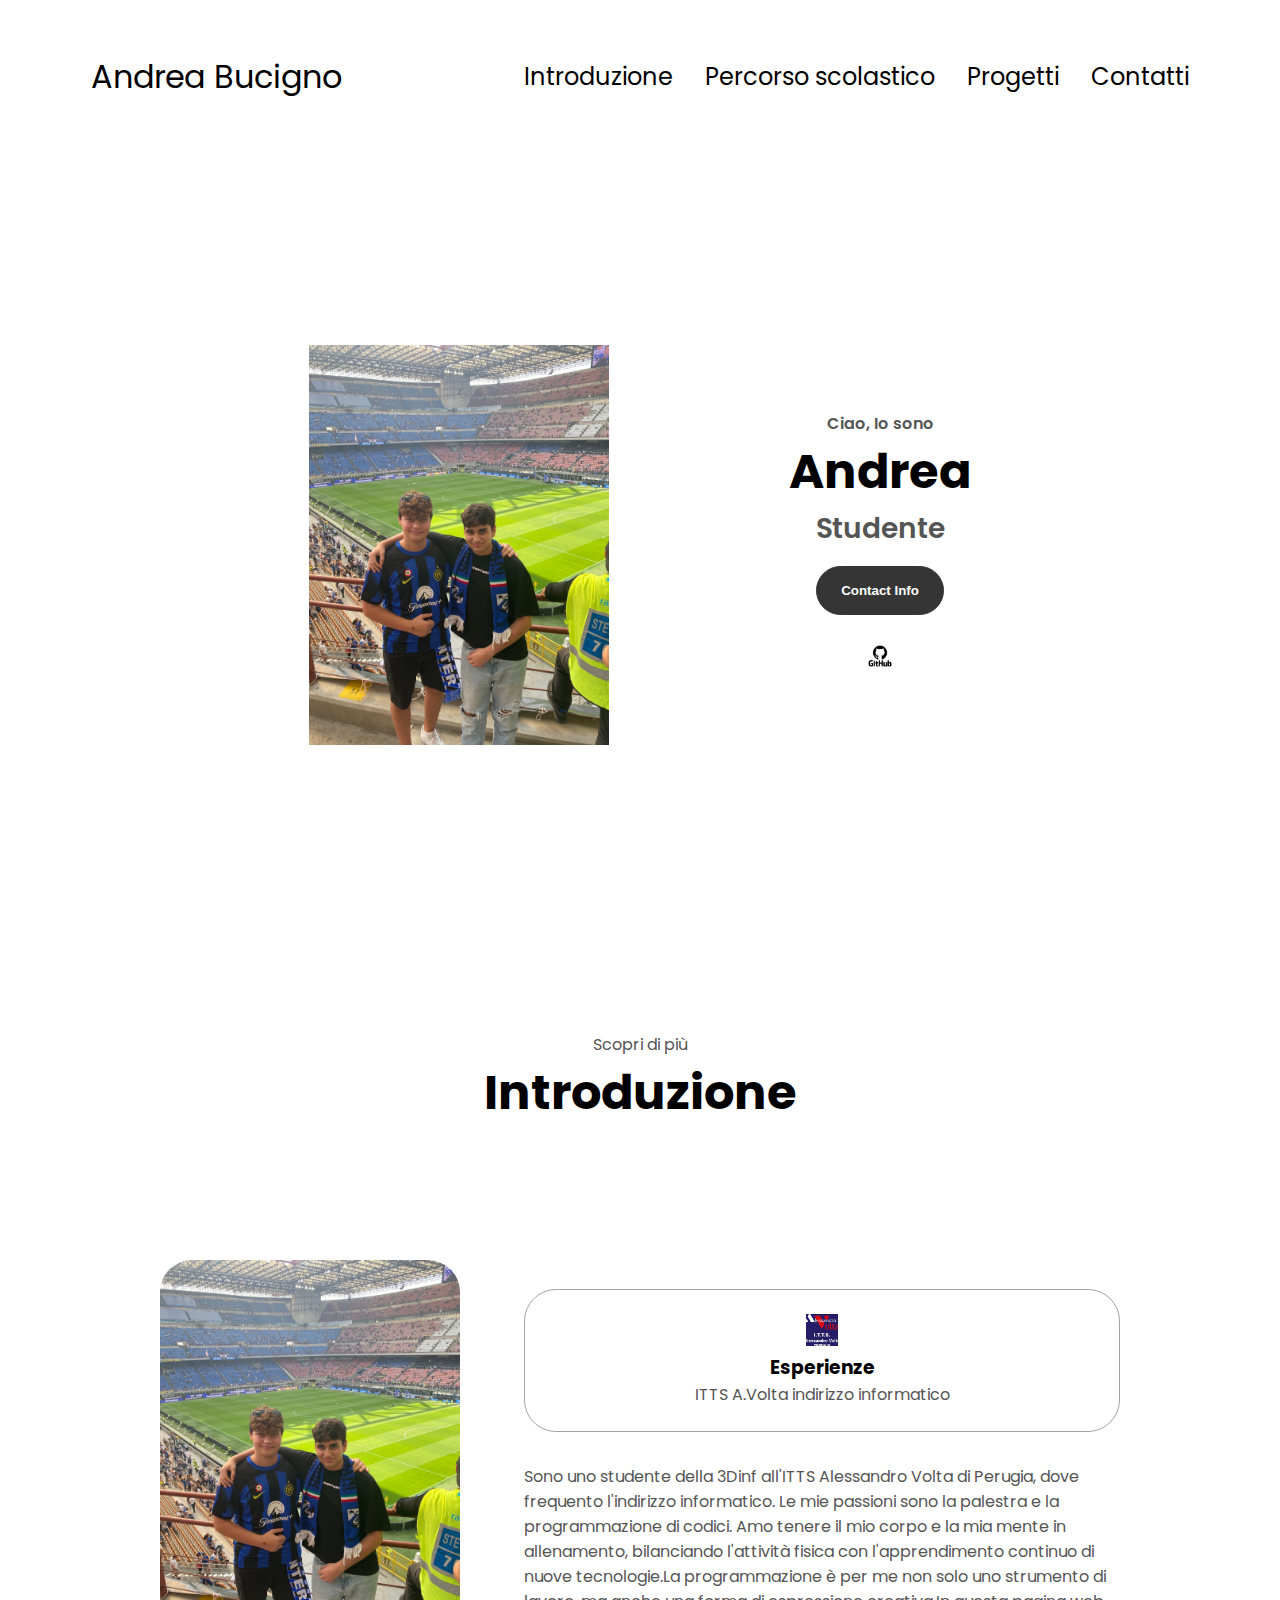
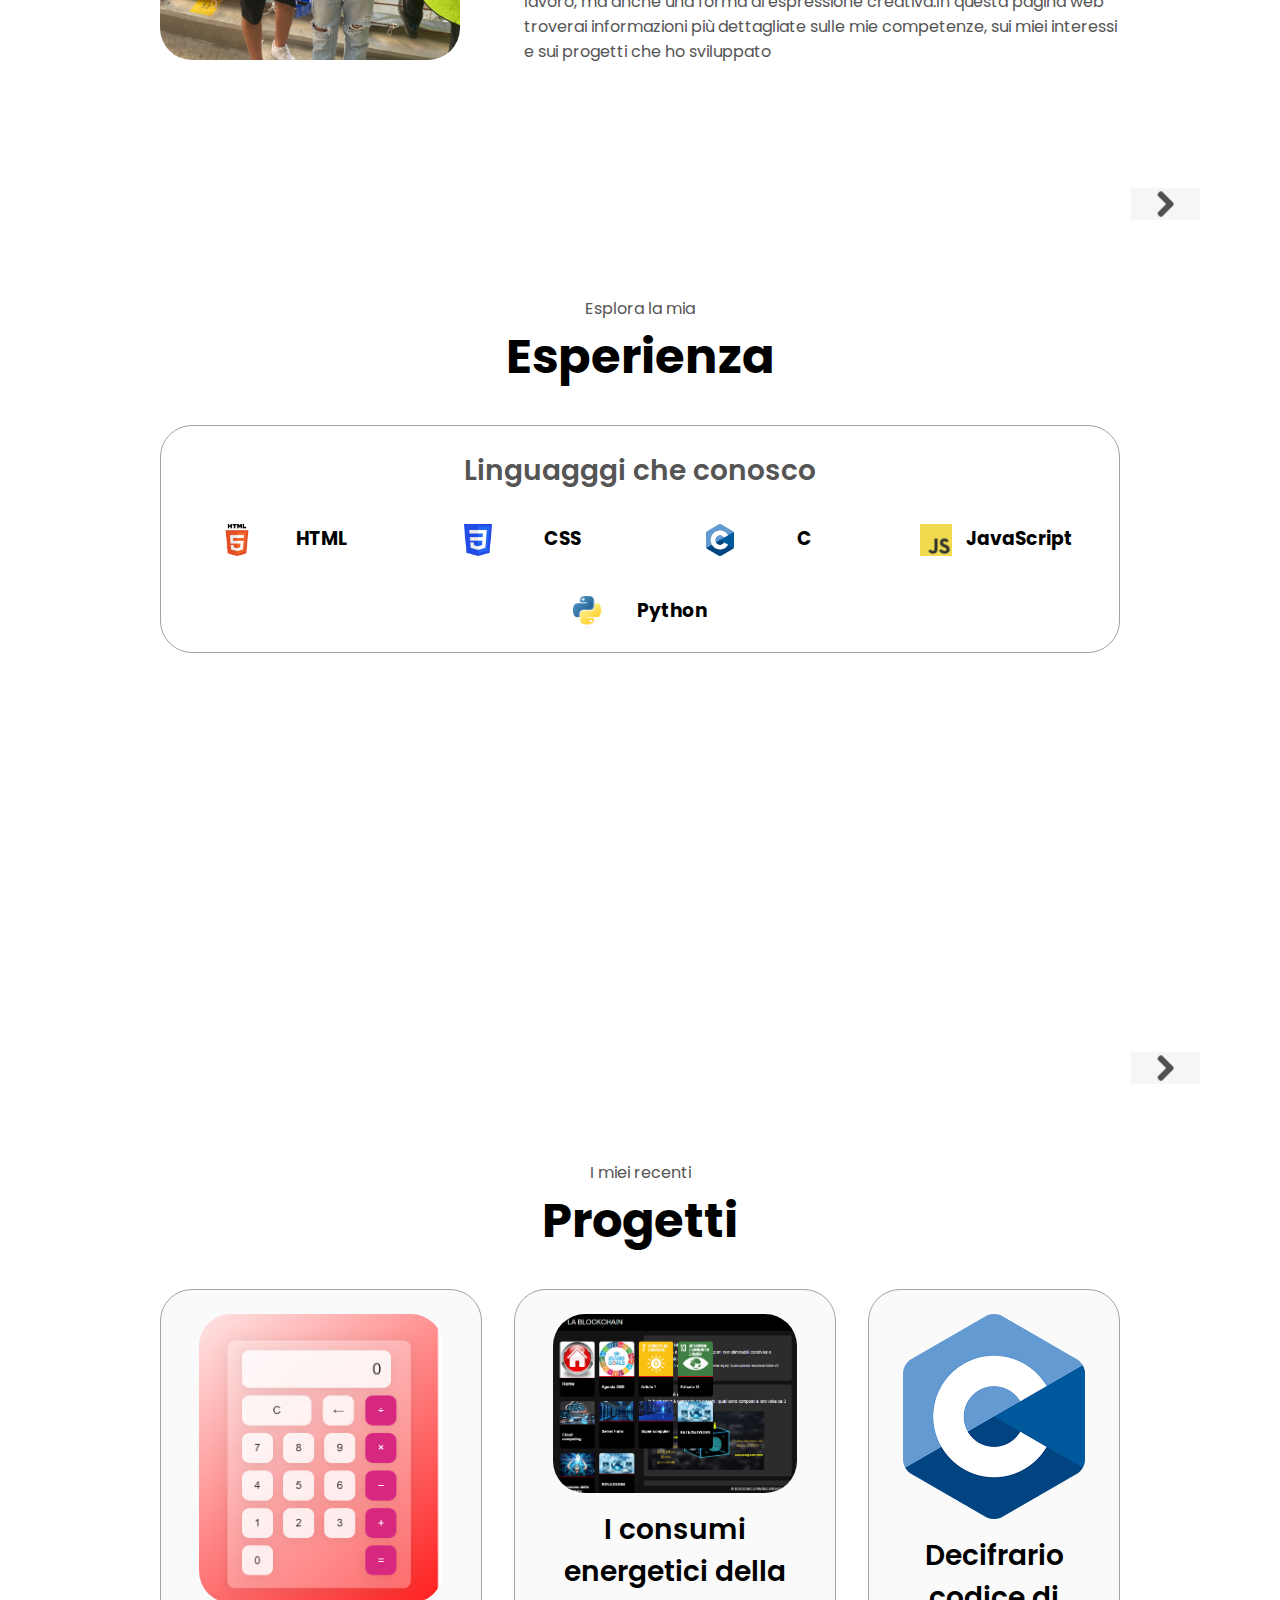
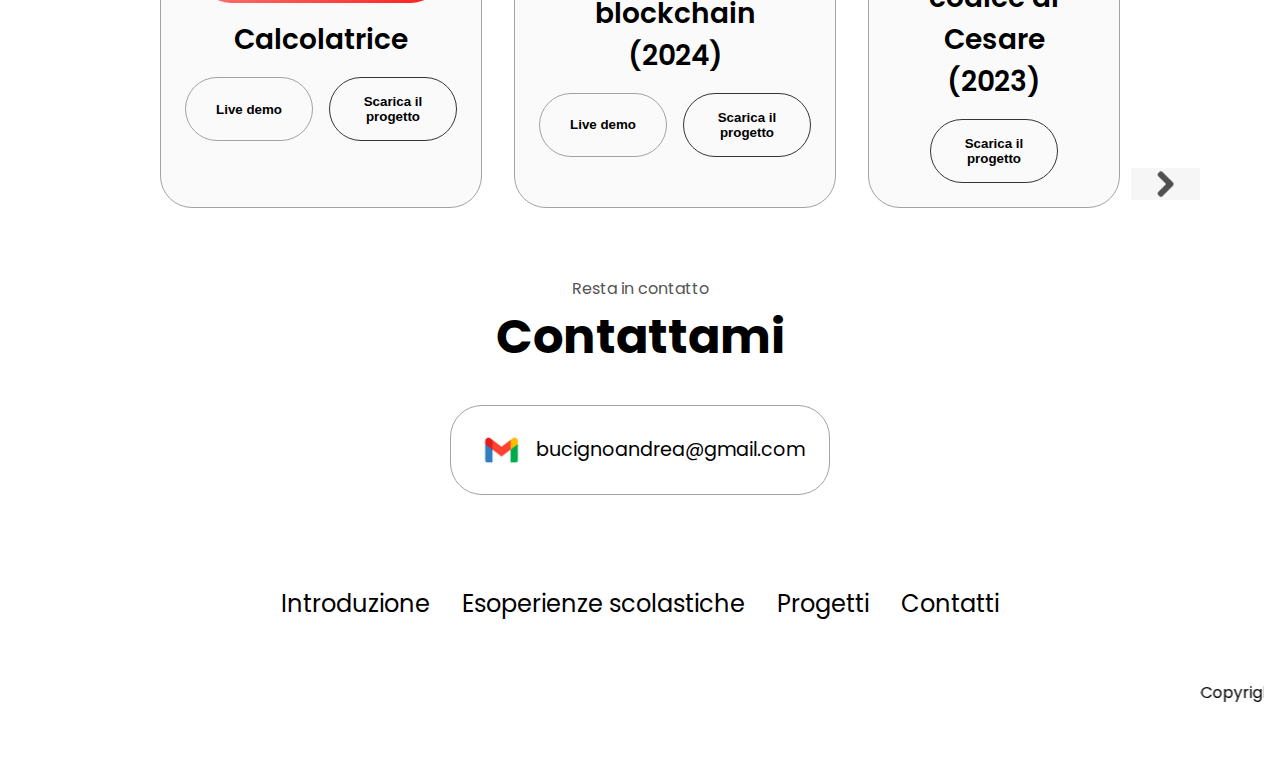
<file: index.html>
<!DOCTYPE html>
<html lang="en">
  <head>
    <meta charset="UTF-8" />
    <meta http-equiv="X-UA-Compatible" content="IE=edge" />
    <meta name="viewport" content="width=device-width, initial-scale=1.0" />
    <title>My Portfolio</title>
    <link rel="stylesheet" href="style.css" />
    <link rel="stylesheet" href="mediaqueries.css" />
  </head>
  <body>
    <nav id="desktop-nav">
      <div class="logo">Andrea Bucigno </div>
      <div>
        <ul class="nav-links">
          <li><a href="#about">Introduzione</a></li>
          <li><a href="#experience">Percorso scolastico</a></li>
          <li><a href="#projects">Progetti</a></li>
          <li><a href="#contact">Contatti</a></li>
        </ul>
      </div>
    </nav>
    <nav id="hamburger-nav">
      <div class="logo">Andrea Bucigno </div>
      <div class="hamburger-menu">
        <div class="hamburger-icon" onclick="toggleMenu()">
          <span></span>
          <span></span>
          <span></span>
        </div>
        <div class="menu-links">
          <li><a href="#about" onclick="toggleMenu()">Introduzione</a></li>
          <li><a href="#experience" onclick="toggleMenu()">Percorso scolastico</a></li>
          <li><a href="#projects" onclick="toggleMenu()">Progetti</a></li>
          <li><a href="#contact" onclick="toggleMenu()">Contatti</a></li>
        </div>
      </div>
    </nav>
    <section id="profile">
      <div class="section__pic-container">
        <img src="images/IMG_0952.jpg" alt="Foto profilo di Andrea " />
      </div>
      <div class="section__text">
        <p class="section__text__p1">Ciao, Io sono </p>
        <h1 class="title">Andrea</h1>
        <p class="section__text__p2">Studente</p>
        <div class="btn-container">
          <button class="btn btn-color-1" onclick="location.href='./#contact'">
            Contact Info
          </button>
        </div>
       <br>
          <img
            src="./images/github-logo.png"
            alt="Il mio profilo github"
            class="icon"
            onclick="location.href='https://github.com/AndreaBucigno'"
          />
        </div>
      </div>
    </section>
    <section id="about">
      <p class="section__text__p1">Scopri di più</p>
      <h1 class="title">Introduzione </h1>
      <div class="section-container">
        <div class="section__pic-container">
          <img
            src="images/IMG_0952.jpg"
            alt="Foto profilo"
            class="about-pic"
          />
        </div>
        <div class="about-details-container">
          <div class="about-containers">
            <div class="details-container">
              <img
                src="./images/images.jpg"
                alt="foto non trovata"
                class="icon"
              />
              <h3>Esperienze</h3>
              <p>ITTS A.Volta indirizzo informatico</p>
            </div>
            
          </div>
          <div class="text-container">
            <p>
              Sono uno studente della 3Dinf all'ITTS Alessandro Volta di Perugia, dove frequento l'indirizzo informatico. Le mie passioni sono la palestra e la programmazione di codici. Amo tenere il mio corpo e la mia mente in allenamento, bilanciando l'attività fisica con l'apprendimento continuo di nuove tecnologie.La programmazione è per me non solo uno strumento di lavoro, ma anche una forma di espressione creativa.In questa pagina web troverai informazioni più dettagliate sulle mie competenze, sui miei interessi e sui progetti che ho sviluppato
            </p>
          </div>
        </div>
      </div>
      <img
        src="./images/arrow.png"
        alt="Freccia"
        class="icon arrow"
        onclick="location.href='./#experience'"
      />
    </section>
    <section id="experience">
      <p class="section__text__p1">Esplora la mia</p>
      <h1 class="title">Esperienza</h1>
      <div class="experience-details-container">
        <div class="about-containers">
          <div class="details-container">
            <h2 class="experience-sub-title">Linguagggi che conosco </h2>
            <div class="article-container">
              <article>
                <img
                  src="./images/html.png"
                  alt="foto non trovata"
                  class="icon"
                />
                <div>
                  <h3>HTML</h3>
                </div>
              </article>
              <article>
                <img
                  src="./images/CSS3_logo.png"
                  alt="foto non trovata"
                  class="icon"
                />
                <div>
                  <h3>CSS</h3>

                </div>
              </article>
              <article>
                <img
                  src="./images/C_Logo.png"
                  alt="foto non trovata"
                  class="icon"
                />
                <div>
                  <h3>C</h3>

                </div>
              </article>
              <article>
                <img
                  src="./images/JavaScript-logo.png"
                  alt="Experience icon"
                  class="icon"
                />
                <div>
                  <h3>JavaScript</h3>

                </div>
              </article>
              <article>
                <img
                  src="./images/python.png"
                  alt="foto non trovata"
                  class="icon"
                />
                <div>
                  <h3>Python</h3>

                </div>
              </article>
            </div>
          </div>
        </div>
      </div>
      <img
        src="./images/arrow.png"
        alt="Arrow icon"
        class="icon arrow"
        onclick="location.href='./#projects'"
      />
    </section>
    <section id="projects">
      <p class="section__text__p1">I miei recenti</p>
      <h1 class="title">Progetti</h1>
      <div class="experience-details-container">
        <div class="about-containers">
          <div class="details-container color-container">
            <div class="article-container">
              <img
                src="images/Cattura.PNG"
                alt="foto non trovata"
                class="project-img"
              />
            </div>
            <h2 class="experience-sub-title project-title"> Calcolatrice</h2>
            <div class="btn-container">
              <button
                class="btn btn-color-2 project-btn"
                onclick="location.href='/calcv2/index.html'"
              >
                Live demo
              </button>
              <a href="/calcv2" download="calcv2.zip">
                <button
                class="btn btn-color-2">
                Scarica il progetto
              </button>
            </a>
            
            </div>
          </div>
          <div class="details-container color-container">
            <div class="article-container">
              <img
                src="images/block.PNG"
                alt="foto non trovata"
                class="project-img"
              />
            </div>
            <h2 class="experience-sub-title project-title">I consumi energetici della blockchain (2024)</h2>
            <div class="btn-container">
              <button
                class="btn btn-color-2 project-btn"
                onclick="location.href='/blck/index.html'"
              >
                Live demo
              </button>
              <a href="/blck" download="blck.zip">
                <button
                class="btn btn-color-2">
                Scarica il progetto
              </button>
            </a>
            </div>
          </div>
          <div class="details-container color-container">
            <div class="article-container">
              <img
                src="./images/C_Logo.png"
                alt="foto non trovata"
                class="project-img"
              />
            </div>
            <h2 class="experience-sub-title project-title">Decifrario codice di Cesare (2023)</h2>
            <div class="btn-container">
              <a href="/c" download="c.c">
                <button
                class="btn btn-color-2">
                Scarica il progetto
              </button>
            </a>
            </div>
          </div>
        </div>
      </div>
      <img
        src="./images/arrow.png"
        alt="Arrow icon"
        class="icon arrow"
        onclick="location.href='./#contact'"
      />
    </section>
    <section id="contact">
      <p class="section__text__p1">Resta in contatto </p>
      <h1 class="title">Contattami</h1>
      <div class="contact-info-upper-container">
        <div class="contact-info-container">
          <img
            src="./images/gmail-icoin-png.jpg"
            alt="Foto Gmail"
            class="icon contact-icon email-icon"
          />
          <p><a href="mailto:examplemail@gmail.com">bucignoandrea@gmail.com</a></p>
        </div>
      </div>
    </section>
    <footer>
      <nav>
        <div class="nav-links-container">
          <ul class="nav-links">
            <li><a href="#about">Introduzione</a></li>
            <li><a href="#experience">Esoperienze scolastiche </a></li>
            <li><a href="#projects">Progetti</a></li>
            <li><a href="#contact">Contatti</a></li>
          </ul>
        </div>
      </nav>
      
      <marquee>Copyright &#169; 2024 Bucigno Andrea.</marquee>
    </footer>
    <script src="script.js"></script>
  </body>
</html>
</file>
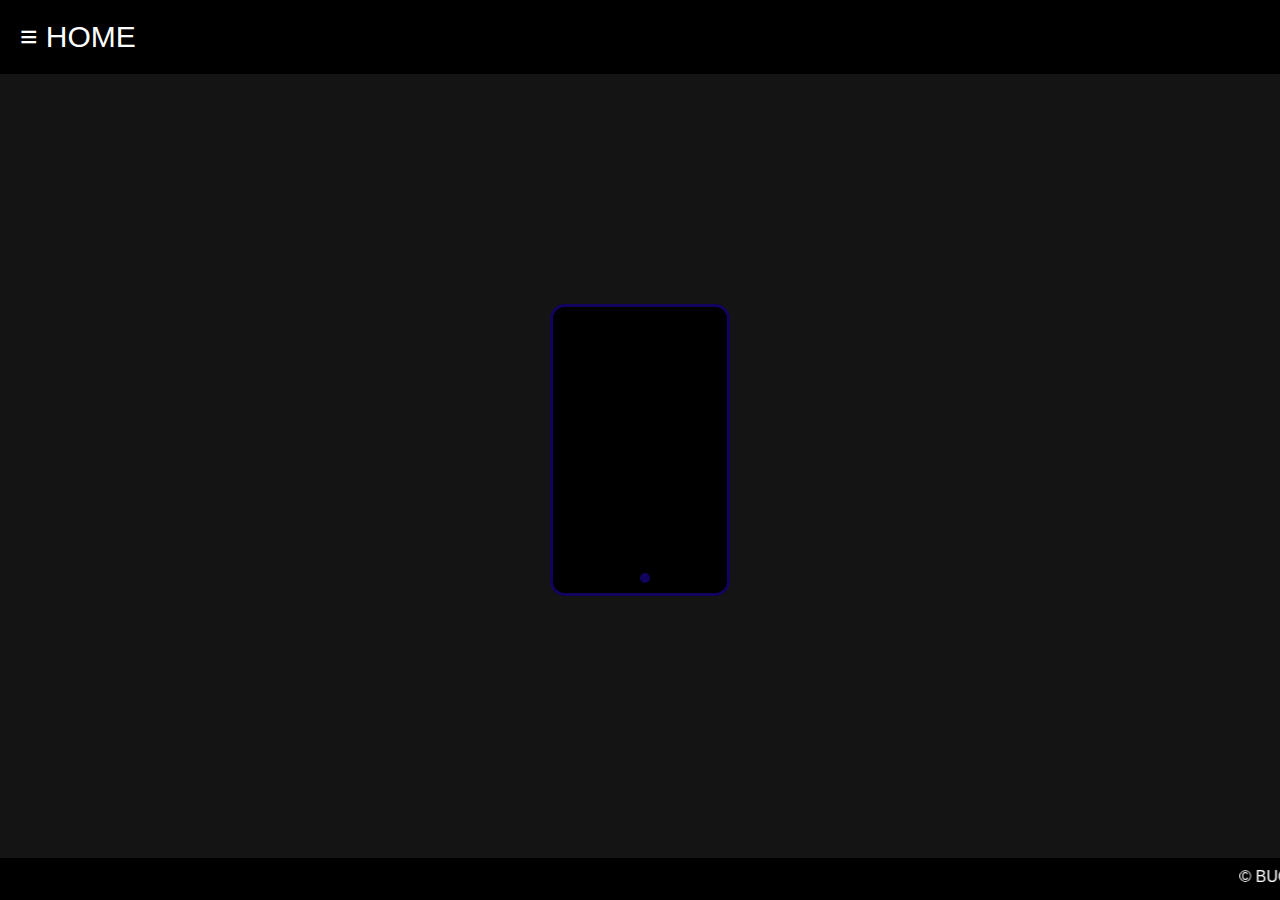
<file: blck/index.html>
<!DOCTYPE html>
<html>

<head>
  <meta charset="UTF-8">
  <meta name="viewport" content="width=device-width, initial-scale=1.0">
  <title>Pagina Principale</title>
  <style>
    .card {
      width: 164px;
      height: 276px;
      background: rgb(0, 0, 0);
      border: 3px solid rgb(17, 4, 94);
      border-radius: 15px;
      position: absolute;
      top: 50%;
      left: 50%;
      transform: translate(-50%, -50%);
      padding: 5px;
      display: flex;
      flex-direction: column;
      gap: 22px;
      transition: all 1s ease;
      color: antiquewhite;
    }
    .card::before {
      content: "";
      width: 10px;
      height: 10px;
      position: absolute;
      bottom: 10px;
      right: 77px;
      border-radius: 50%;
      background-color: rgb(17, 4, 94);
    }

    .card__date {
      display: flex;
      flex-direction: column;
      margin-top: 30px;
    }

    .time {
      font-size: 2em;
    }

    .popup {
      background-color: #444746;
      border-radius: 5px;
      display: flex;
      flex-direction: column;
      font-size: .8em;
      padding: 3px;
    }

    .popup .title {
      font-size: 9px;
      color: #9cbde2;
    }

    .card__date , .popup {
      opacity: 0;
      transition: all .5s ease;
    }

    .card:hover {
      box-shadow: 0px 0px 10px 10px #289FED;
    }

    .card:hover .card__date,
    .card:hover .popup {
      opacity: 1;
    }
    </style>
  <style>
    main {
      padding: 20px;
      margin-top: 20px; 
    }
    body {
      font-family: 'Helvetica Neue', sans-serif;
      background-color: #141414;
      color: #fff;
      margin: 0;
      padding: 0;
    }

    header {
      background-color: #000;
      padding: 10px;
      text-align: left;
    }

    .menu {
      cursor: pointer;
      font-size: 30px;
      padding: 10px;
      transition: box-shadow 0.3s ease;
    }

    .menu.active {
      box-shadow: 0 0 10px red;
    }

    .container {
      max-width: 720px;
      margin: 0 auto;
      padding: 20px;
      display: flex;
      flex-wrap: wrap;
      gap: 20px;
    }

    .main-content {
      visibility: hidden;
      opacity: 0;
      transition: visibility 0s, opacity 0.3s ease;
      position: absolute;
      top: 60px;
      left: 10px;
      background-color: transparent;
      padding: 20px;
      z-index: 1;
    }

    .main-content.active {
      visibility: visible;
      opacity: 1;
    }

    .movie-card {
      background-color: black;
      border-radius: 10px;
      overflow: hidden;
      transition: transform 0.3s ease;
      cursor: pointer;
      width: 150px;
    }

    .movie-card:hover {
      transform: scale(1.05);
    }

    .movie-card img {
      width: 100%;
      height: auto;
      border-bottom: 2px solid #e50914;
    }

    .movie-details {
      padding: 10px;
    }


    footer {
      background-color: #000;
      color: #fff;
      text-align: center;
      padding: 10px;
      position: fixed;
      bottom: 0;
      width: 100%;
    }
  </style>
</head>

<body>
  <header>
    <div class="menu" onclick="toggleDropdown()">
      ≡ HOME
    </div>
  </header>

  <div class="container main-content">
    <div class="movie-card" onclick="navigateToPage('4.html')">
        <img src="bkch.png" alt="Movie 1">
        <div class="movie-details">
          <h3>BLOCKCHAIN   </h3>

        </div>
      </div>
      <div class="movie-card" onclick="navigateToPage('3.html')">
        <img src=download.png alt="Movie 2">
        <div class="movie-details">
          <h4>Agenda 2030</h4>  
        </div>
      </div>
      <div class="movie-card" onclick="navigateToPage('5.html')">
        <img src=SDG-icon-IT--07.svg alt="Movie 2">
        <div class="movie-details">
          <h4>Articolo 7</h4>
        </div>
      </div>
      <div class="movie-card" onclick="navigateToPage('6.html')">
        <img src=SDG-icon-IT--13.svg alt="Movie 2">
        <div class="movie-details">
          <h4>Articolo 13 </h4>
        </div>
        </div>
        <div class="movie-card" onclick="navigateToPage('7.html')">
          <img src=clcmp.jpeg alt="Movie 2">
          <div class="movie-details">
            <h4>Cloud computing </h4>
          </div>
        </div>
      <div class="movie-card" onclick="navigateToPage('8.html')">
      <img src=aaa.png alt="Movie 2">
      <div class="movie-details">
        <h4> Server Farm </h4>
      </div>
      </div>
      <div class="movie-card" onclick="navigateToPage('9.html')">
      <img src=spcm.webp alt="Movie 2">
      <div class="movie-details">
        <h4> Super-computer </h4>
      </div>
    </div>
    
    <div class="movie-card" onclick="navigateToPage('10.html')">
      <img src=Reti-informatiche-concept-800x469.webp alt="error 2">
      <div class="movie-details">
        <h4>RETE/NETWORK </h4>
      </div>
      </div>
    <div class="movie-card" onclick="navigateToPage('11.html')">
      <img src=2.png alt="error 2">
      <div class="movie-details">
        <h4>Consumo delle blockchain</h4>
      </div>
    </div>
    <div class="movie-card" onclick="navigateToPage('12.html')">
      <img src=Reti-informatiche-concept-800x469.webp alt="error 2">
      <div class="movie-details">
        <h4>RIFLESSIONI </h4>
      </div>
      </div>
    </div>
  </div>
  

  <main>
    <div class="card">

      <div class="card__date">
        <span class="time">12:34</span>
        <span class="date">Lun 27/03/2024</span>
      </div>
        <div class="popup">
            <p class="title">ANDREA BUCIGNO</p>
            <p>Usa il menu a tendina per spostarti tra le pagine</p>
        </div>

    </div>
  </main>

  <footer>
    <marquee> &copy; BUCIGNO-D'AVINO-BRUGIATI</marquee>

        </footer>
        <script>
          function toggleDropdown() {
            var menu = document.querySelector('.menu');
            var dropdown = document.querySelector('.main-content');
            menu.classList.toggle("active");
            dropdown.classList.toggle("active");
          }

          function navigateToPage(page) {
            window.location.href = page;
          }
        </script>
      </body>
      </html>
</file>
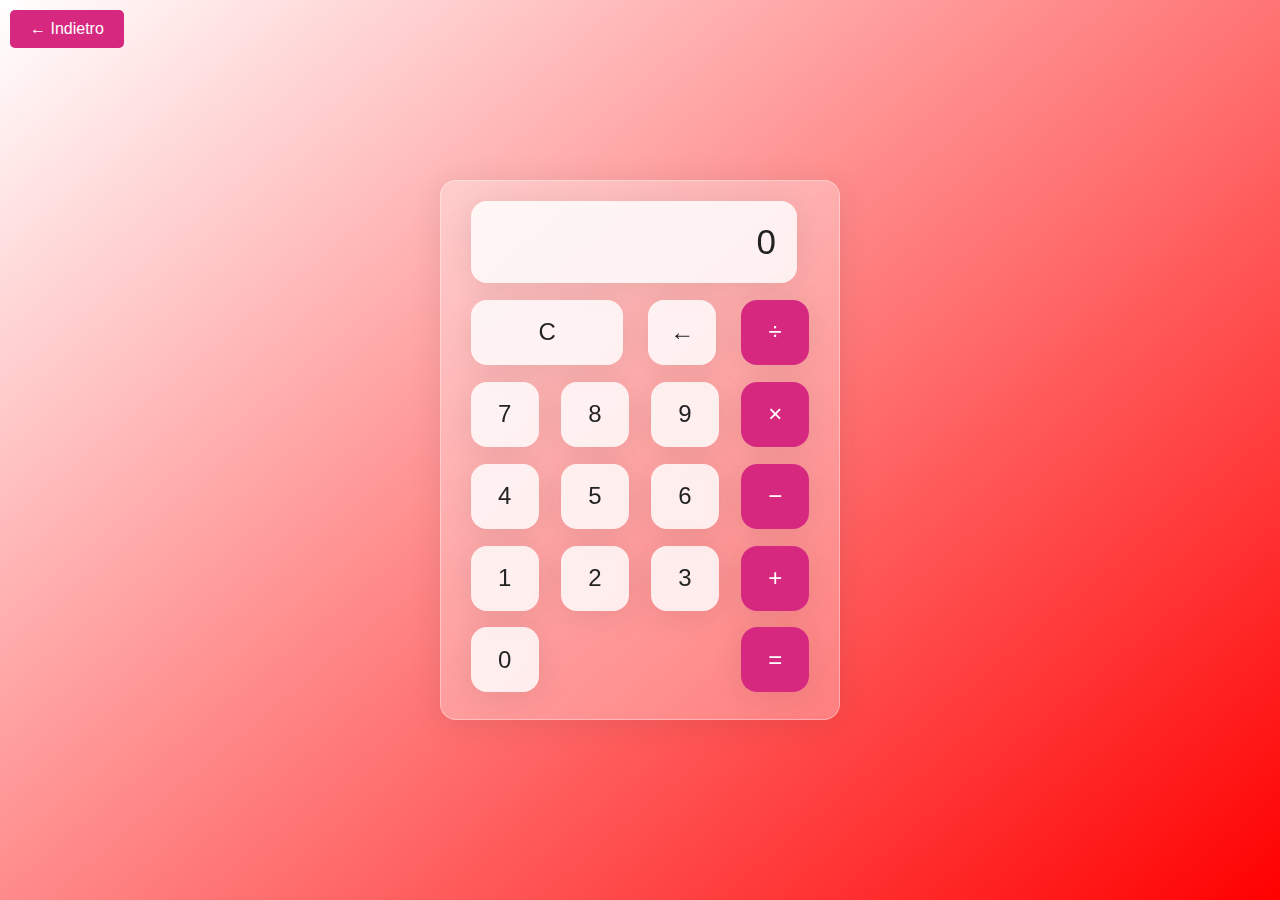
<file: calcv2/index.html>
<!DOCTYPE html>
<html lang="en">
<head>
    <meta charset="UTF-8">
    <meta name="viewport" content="width=device-width, initial-scale=1.0">
    <title>Calcolatrice interattiva</title>
    <link rel="stylesheet" href="style.css">
    <script defer src="script.js"></script>
</head>
<body>
    <button id="backButton" onclick="goBack()">← Indietro</button>
    <div class="wrapper">
        <section class="screen">
            0
        </section>

        <section class="calc-buttons">
            <div class="calc-buttons-row">
                <button class="calc-button double"> C</button>
                <button class="calc-button">&larr;</button>
                <button class="calc-button">&divide;</button>
                
            </div>
            <div class="calc-buttons-row">
                <button class="calc-button">
                    7
                </button>
                <button class="calc-button">
                    8
                </button>
                <button class="calc-button">
                    9
                </button>
                <button class="calc-button">
                    &times;
                </button>
            </div>
            <div class="calc-buttons-row">
                <button class="calc-button">
                    4
                </button>
                <button class="calc-button">
                    5
                </button>
                <button class="calc-button">
                    6
                </button>
                <button class="calc-button">
                    &minus;               
                </button>
            </div>
            <div class="calc-buttons-row">
                <button class="calc-button">
                    1
                </button>
                <button class="calc-button">
                    2
                </button>
                <button class="calc-button">
                    3
                </button>
                <button class="calc-button">
                    &plus;
                </button>
                
            </div>
            <div class="calc-buttons-row">
                <button class="calc-button">
                    0
                </button>
                <button class="calc-button">
                    &equals;
                </button>
            </div>
        </section>
    </div>
</body>
</html>
</file>
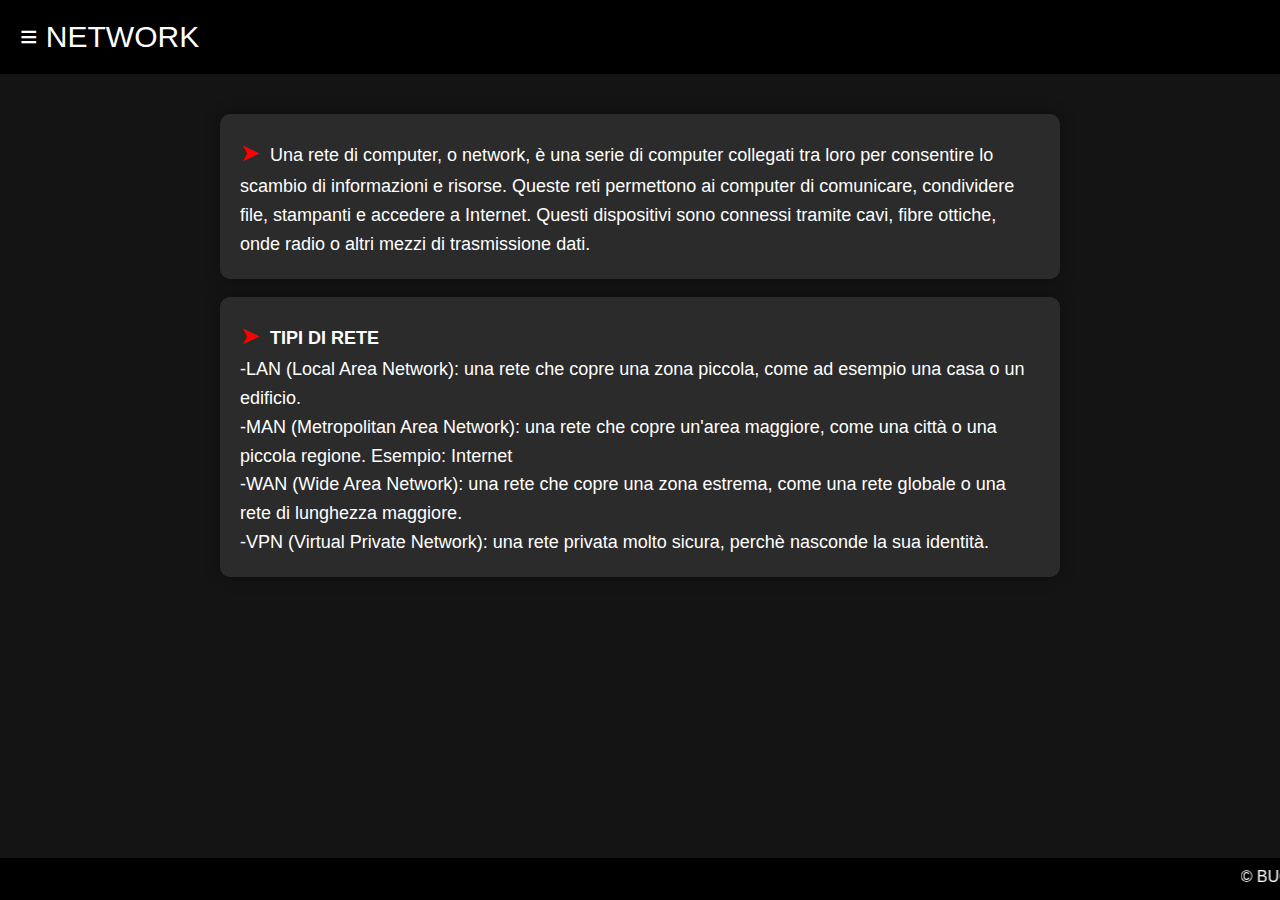
<file: blck/10.html>
<!DOCTYPE html>
<html>

<head>
  <meta charset="UTF-8">
  <meta name="viewport" content="width=device-width, initial-scale=1.0">
  <title>RETE/NETWORK</title>
  <style>
    main {
      padding: 20px;
      margin-top: 20px; 
    }
    body {
      font-family: 'Helvetica Neue', sans-serif;
      background-color: #141414;
      color: #fff;
      margin: 0;
      padding: 0;
    }

    header {
      background-color: #000;
      padding: 10px;
      text-align: left;
    }

    .menu {
      cursor: pointer;
      font-size: 30px;
      padding: 10px;
      transition: box-shadow 0.3s ease;
    }

    .menu.active {
      box-shadow: 0 0 10px red;
    }

    .container {
      max-width: 720px;
      margin: 0 auto;
      padding: 20px;
      display: flex;
      flex-wrap: wrap;
      gap: 20px;
    }

    .main-content {
      visibility: hidden;
      opacity: 0;
      transition: visibility 0s, opacity 0.3s ease;
      position: absolute;
      top: 60px;
      left: 10px;
      background-color: transparent;
      padding: 20px;
      z-index: 1;
    }

    .main-content.active {
      visibility: visible;
      opacity: 1;
    }

    .movie-card {
      background-color: black;
      border-radius: 10px;
      overflow: hidden;
      transition: transform 0.3s ease;
      cursor: pointer;
      width: 150px;
    }

    .movie-card:hover {
      transform: scale(1.05);
    }

    .movie-card img {
      width: 100%;
      height: auto;
      border-bottom: 2px solid #e50914;
    }

    .movie-details {
      padding: 10px;
    }

    p {
      font-size: 18px;
      line-height: 1.6;
      max-width: 800px;
      margin: 0 auto;
      padding: 20px;
      background-color: rgba(255, 255, 255, 0.1);
      border-radius: 10px;
      box-shadow: 0 0 17px rgba(0, 0, 0, 0.3);
    }

    p::before {
      content: '➤';
      color: #ff0000;
      font-size: 24px;
      margin-right: 10px;
    }

    footer {
      background-color: #000;
      color: #fff;
      text-align: center;
      padding: 10px;
      position: fixed;
      bottom: 0;
      width: 100%;
    }
  </style>
</head>

<body>
  <header>
    <div class="menu" onclick="toggleDropdown()">
        ≡ NETWORK
    </div>
  </header>

  <div class="container main-content">
    <div class="movie-card" onclick="navigateToPage('3.html')">
        <img src="download.png" alt="Movie 1">
        <div class="movie-details">
          <h3>Agenda 2030  </h3>

        </div>
      </div>
      <div class="movie-card" onclick="navigateToPage('4.html')">
        <img src=bkch.png alt="Movie 2">
        <div class="movie-details">
          <h4>Blockchain</h4>  
        </div>
      </div>
      <div class="movie-card" onclick="navigateToPage('5.html')">
        <img src=SDG-icon-IT--07.svg alt="Movie 2">
        <div class="movie-details">
          <h4>Articolo 7</h4>
        </div>
      </div>
      <div class="movie-card" onclick="navigateToPage('6.html')">
        <img src=SDG-icon-IT--13.svg alt="Movie 2">
        <div class="movie-details">
          <h4>Articolo 13 </h4>
        </div>
        </div>
        <div class="movie-card" onclick="navigateToPage('7.html')">
          <img src=clcmp.jpeg alt="Movie 2">
          <div class="movie-details">
            <h4>Cloud computing </h4>
          </div>
        </div>
      <div class="movie-card" onclick="navigateToPage('8.html')">
      <img src=aaa.png alt="Movie 2">
      <div class="movie-details">
        <h4> Server Farm </h4>
      </div>
      </div>
      <div class="movie-card" onclick="navigateToPage('9.html')">
      <img src=spcm.webp alt="Movie 2">
      <div class="movie-details">
        <h4> Super-computer </h4>
      </div>
    </div>

    <div class="movie-card" onclick="navigateToPage('index.html')">
      <img src=home.jpeg alt="error 2">
      <div class="movie-details">
        <h4>HOME </h4>
      </div>
      </div>
    <div class="movie-card" onclick="navigateToPage('11.html')">
      <img src=2.png alt="error 2">
      <div class="movie-details">
        <h4>Consumo delle blockchain</h4>
      </div>
    </div>
    <div class="movie-card" onclick="navigateToPage('12.html')">
      <img src=Reti-informatiche-concept-800x469.webp alt="error 2">
      <div class="movie-details">
        <h4>RIFLESSIONI </h4>
      </div>
      </div>
    </div>
  </div>


  <main>
    <p>Una rete di computer, o network, è una serie di computer collegati tra loro per consentire lo scambio di informazioni e risorse. Queste reti permettono ai computer di comunicare, condividere file, stampanti e accedere a Internet. Questi dispositivi sono connessi tramite cavi, fibre ottiche, onde radio o altri mezzi di trasmissione dati. </p>
    <br>
     <p><strong>TIPI DI RETE</strong><br>
       -LAN (Local Area Network): una rete che copre una zona piccola, come ad esempio una casa o un edificio.<br>
     -MAN (Metropolitan Area Network): una rete che copre un'area maggiore, come una città o una piccola regione. Esempio: Internet<br>
       -WAN (Wide Area Network): una rete che copre una zona estrema, come una rete globale o una rete di lunghezza maggiore.<br>
       -VPN (Virtual Private Network): una rete privata molto sicura, perchè nasconde la sua identità.<br>
     </p>
  </main>

  <footer>
    <marquee> &copy; BUCIGNO-D'AVINO-BRUGIATI</marquee>

        </footer>
        <script>
          function toggleDropdown() {
            var menu = document.querySelector('.menu');
            var dropdown = document.querySelector('.main-content');
            menu.classList.toggle("active");
            dropdown.classList.toggle("active");
          }

          function navigateToPage(page) {
            window.location.href = page;
          }
        </script>
      </body>
      </html>
</file>
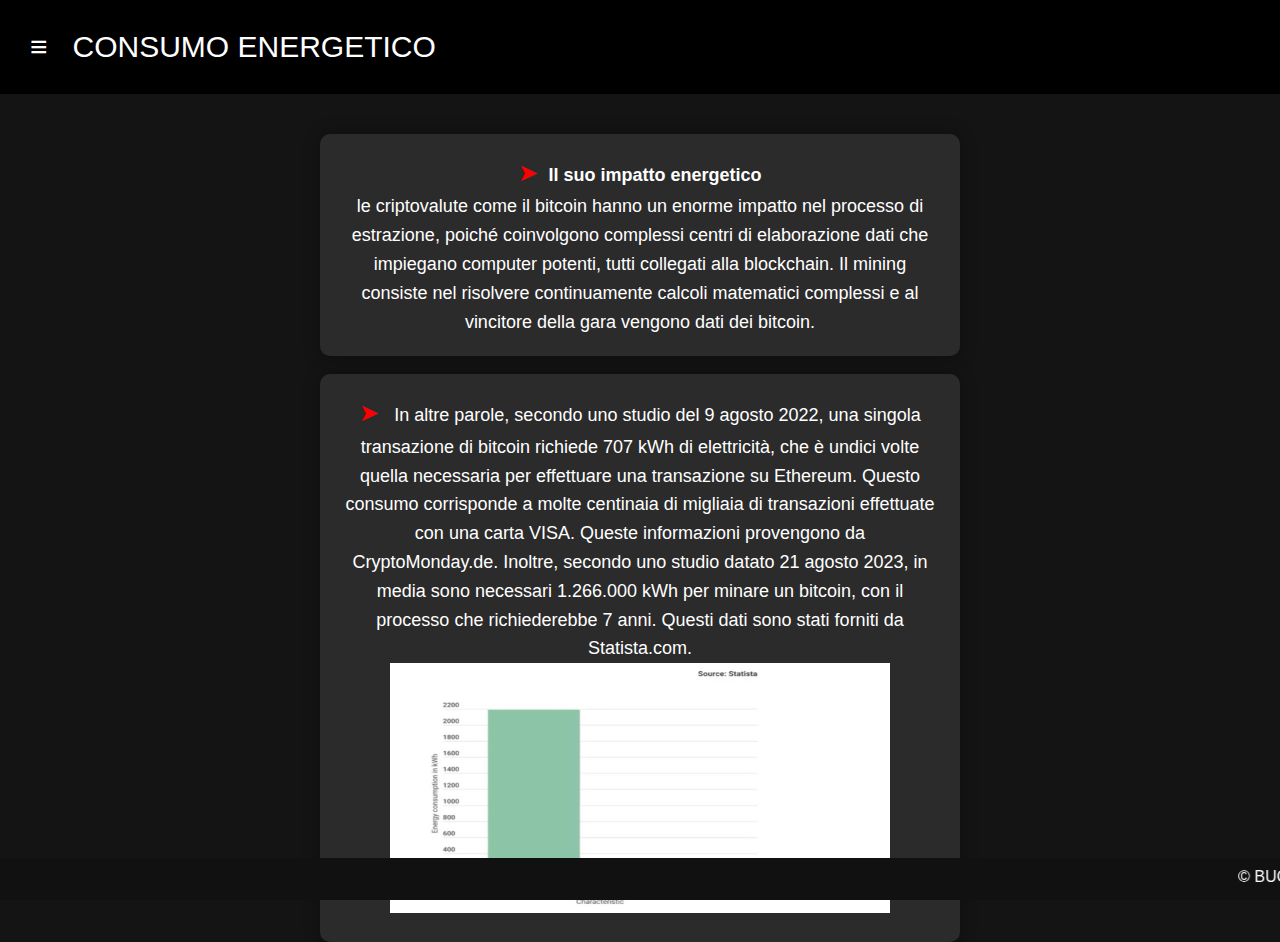
<file: blck/11.html>
<!DOCTYPE html>
<html lang="en">

<head>
  <title>La blockchain</title>
  <meta charset="UTF-8">
  <meta name="viewport" content="width=device-width, initial-scale=1.0">
  <style>
    body {
      font-family: 'Helvetica Neue', sans-serif;
      margin: 0;
      padding: 0;
      background-color: #141414;
      color: #fff;
    }

    header {
      background-color: #000;
      padding: 20px;
      text-align: left;
    }

    header h1 {
      margin: 0;
      font-size: 2em;
    }

    .menu {
      cursor: pointer;
      font-size: 30px;
      padding: 10px;
    }

    .container {
      max-width: 720px;
      margin: 0 auto;
      padding: 20px;
      display: flex;
      flex-wrap: wrap;
      gap: 20px;
    }

    .main-content {
      visibility: hidden;
      opacity: 0;
      transition: visibility 0s, opacity 0.3s ease;
      position: absolute;
      top: 100px;
      left: 10px;
      background-color: transparent;
      padding: 20px;
      z-index: 1;
    }

    .main-content.active {
      visibility: visible;
      opacity: 1;
    }

    .movie-card {
      background-color: black;
      border-radius: 10px;
      overflow: hidden;
      transition: transform 0.3s ease;
      cursor: pointer;
      width: 150px;
    }

    .movie-card:hover {
      transform: scale(1.05);
    }

    .movie-card img {
      width: 100%;
      height: auto;
      border-bottom: 2px solid #e50914;
    }

    .movie-details {
      padding: 10px;
    }

    h3,


    p {
      margin: 0;
    }

    #info-container {
      margin-top: 40px; 
    }

    p {
      text-align: center;
      font-size: 18px;
      line-height: 1.6;
      max-width: 600px;
      margin: 0 auto;
      padding: 20px;
      background-color: rgba(255, 255, 255, 0.1);
      border-radius: 10px;
      box-shadow: 0 0 17px rgba(0, 0, 0, 0.3);
    }

    p::before {
      content: '➤';
      color: #ff0000;
      font-size: 24px;
      margin-right: 10px;
    }

    footer {
      background-color: #111;
      padding: 10px;
      text-align: center;
      position: fixed;
      bottom: 0;
      width: 100%;
    }
  </style>
  <link rel='website icon' type="png " href="bkch.png">
  <title>CONSUMO ENERGETICO </title>
</head>
<body>
  <header>
    <div class="menu" onclick="toggleDropdown()">
      ≡ &nbsp CONSUMO ENERGETICO 
    </div>
  </header>

  <div class="container main-content">
    <div class="movie-card" onclick="navigateToPage('index.html')">
      <img src="home.jpeg" alt="error 1">
      <div class="movie-details">
        <h3>Home  </h3>
      </div>
    </div>
    <div class="movie-card" onclick="navigateToPage('3.html')">
      <img src=download.png alt="error 2">
      <div class="movie-details">
        <h4> Agenda 2030</h4>  
      </div>
    </div>
    <div class="movie-card" onclick="navigateToPage('5.html')">
      <img src=SDG-icon-IT--07.svg alt="error 2">
      <div class="movie-details">
        <h4>Aritolo 7</h4>
      </div>
    </div>
    <div class="movie-card" onclick="navigateToPage('6.html')">
      <img src=SDG-icon-IT--13.svg alt="error 2">
      <div class="movie-details">
        <h4>Aritcolo 13 </h4>
      </div>
      </div>
      <div class="movie-card" onclick="navigateToPage('7.html')">
        <img src=clcmp.jpeg alt="error 2">
        <div class="movie-details">
          <h4>Cloud computing </h4>
        </div>
      </div>
    <div class="movie-card" onclick="navigateToPage('8.html')">
    <img src=aaa.png alt="error 2">
    <div class="movie-details">
      <h4> Server Farm </h4>
    </div>
    </div>
    <div class="movie-card" onclick="navigateToPage('9.html')">
    <img src=spcm.webp alt="error 2">
    <div class="movie-details">
      <h4> Super-computer </h4>
    </div>
  </div>
    <div class="movie-card" onclick="navigateToPage('10.html')">
      <img src=Reti-informatiche-concept-800x469.webp alt="error 2">
      <div class="movie-details">
        <h4>RETE/NETWORK </h4>
      </div>
    </div>
    <div class="movie-card" onclick="navigateToPage('4.html')">
      <img src=bkch.png alt="error 2">
      <div class="movie-details">
        <h4>blockchain</h4>
      </div>
    </div>
    <div class="movie-card" onclick="navigateToPage('12.html')">
      <img src=Reti-informatiche-concept-800x469.webp alt="error 2">
      <div class="movie-details">
        <h4>RIFLESSIONI </h4>
      </div>
      </div>
  </div>
  <div id="info-container">
  </div>
 <p><strong>Il suo impatto energetico </strong><br>
   le criptovalute come il bitcoin hanno un enorme impatto nel processo di estrazione, poiché coinvolgono complessi centri di elaborazione dati che impiegano computer potenti, tutti collegati alla blockchain. Il mining consiste nel risolvere continuamente calcoli matematici
   complessi e al vincitore della gara vengono dati dei bitcoin.
 </p><br>
  <p>
    In altre parole, secondo uno studio del 9 agosto 2022, una singola transazione di bitcoin richiede 707 kWh di elettricità, che è undici volte quella necessaria per effettuare una transazione su Ethereum. Questo consumo corrisponde a molte centinaia di migliaia di transazioni effettuate con una carta VISA. Queste informazioni provengono da CryptoMonday.de. Inoltre, secondo uno studio datato 21 agosto 2023, in media sono necessari 1.266.000 kWh per minare un bitcoin, con il processo che richiederebbe 7 anni. Questi dati sono stati forniti da Statista.com. 
    <img src="Dati.jpeg" style="width: 500px;height:250px;">
  </p>
  <footer>
    <marquee>&copy; BUCIGNO-D'AVINO-BRUGIATI</marquee>
  </footer>
  <script>
    function toggleDropdown() {
      var dropdown = document.querySelector('.main-content');
      dropdown.classList.toggle("active");
    }

    function navigateToPage(page) {
      window.location.href = page;
    }
  </script>
</body>
</html>
</file>
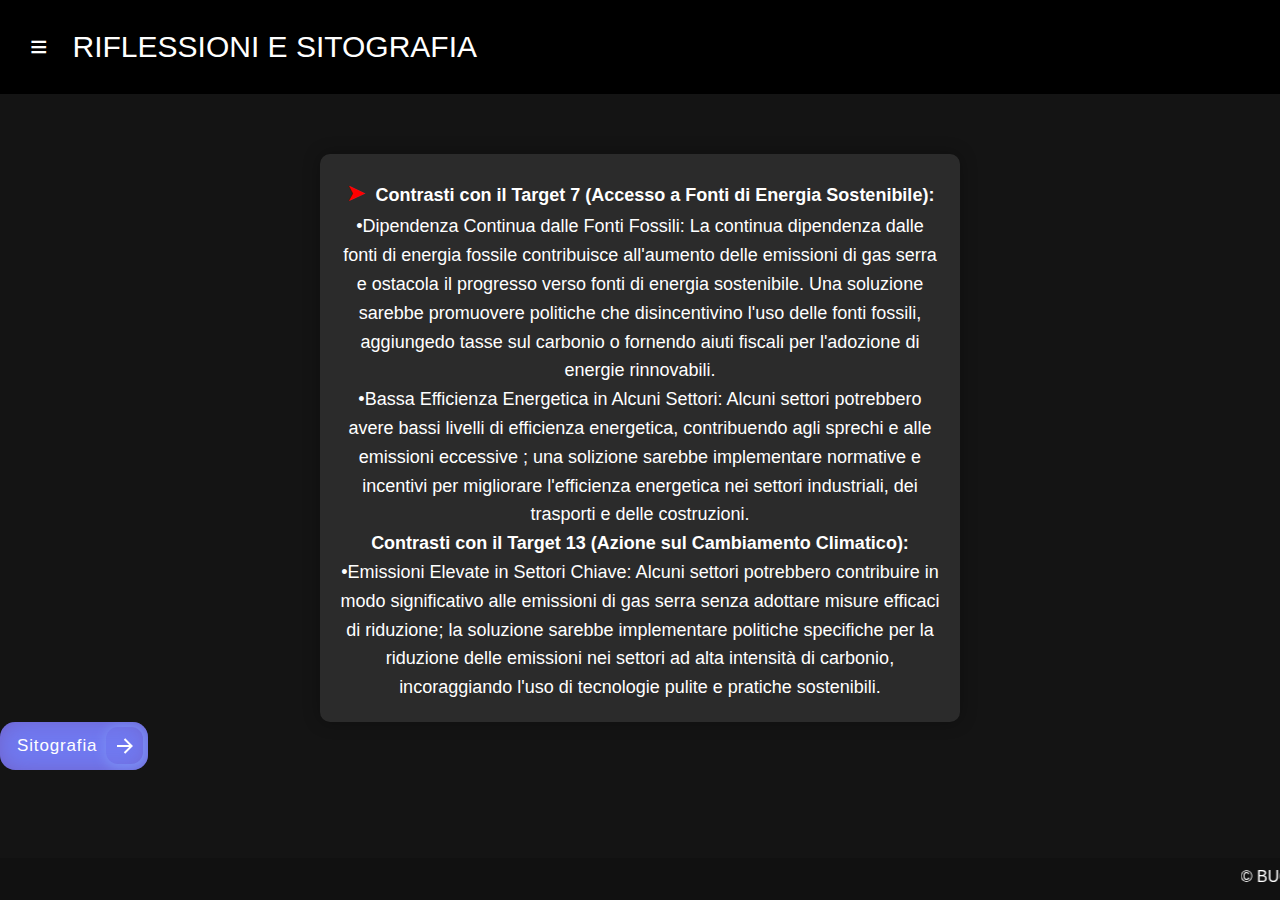
<file: blck/12.html>
<!DOCTYPE html>
<html lang="en">

<head>
  <meta charset="UTF-8">
  <meta name="viewport" content="width=device-width, initial-scale=1.0">
  <style>.contactButton {
    background: #7079f0;
    color: white;
    font-family: inherit;
    padding: 0.45em;
    padding-left: 1em;
    font-size: 17px;
    font-weight: 500;
    border-radius: 0.9em;
    border: none;
    cursor: pointer;
    letter-spacing: 0.05em;
    display: flex;
    align-items: center;
    box-shadow: inset 0 0 1.6em -0.6em #714da6;
    overflow: hidden;
    position: relative;
    height: 2.8em;
    padding-right: 3em;
  }

  .iconButton {
    margin-left: 1em;
    position: absolute;
    display: flex;
    align-items: center;
    justify-content: center;
    height: 2.2em;
    width: 2.2em;
    border-radius: 0.7em;
    box-shadow: 0.1em 0.1em 0.6em 0.2em #7a8cf3;
    right: 0.3em;
    transition: all 0.3s;
  }

  .contactButton:hover {
    transform: translate(-0.05em, -0.05em);
    box-shadow: 0.15em 0.15em #5566c2;
  }

  .contactButton:active {
    transform: translate(0.05em, 0.05em);
    box-shadow: 0.05em 0.05em #5566c2;
  }
  </style>
  <style>
    body {
      font-family: 'Helvetica Neue', sans-serif;
      margin: 0;
      padding: 0;
      background-color: #141414;
      color: #fff;
    }

    header {
      background-color: #000;
      padding: 20px;
      text-align: left;
    }

    header h1 {
      margin: 0;
      font-size: 2em;
    }

    .menu {
      cursor: pointer;
      font-size: 30px;
      padding: 10px;
    }

    .container {
      max-width: 720px;
      margin: 0 auto;
      padding: 20px;
      display: flex;
      flex-wrap: wrap;
      gap: 20px;
    }

    .main-content {
      visibility: hidden;
      opacity: 0;
      transition: visibility 0s, opacity 0.3s ease;
      position: absolute;
      top: 60px;
      left: 10px;
      background-color: transparent;
      padding: 20px;
      z-index: 1;
    }

    .main-content.active {
      visibility: visible;
      opacity: 1;
    }

    .movie-card {
      background-color: black;
      border-radius: 10px;
      overflow: hidden;
      transition: transform 0.3s ease;
      cursor: pointer;
      width: 150px;
    }

    .movie-card:hover {
      transform: scale(1.05);
    }

    .movie-card img {
      width: 100%;
      height: auto;
      border-bottom: 2px solid #e50914;
    }

    .movie-details {
      padding: 10px;
    }

    h3,
    p {
      margin: 0;
    }

    #info-container {
      margin-top: 60px;
    }

    p {
      text-align: center;
      font-size: 18px;
      line-height: 1.6;
      max-width: 600px;
      margin: 0 auto;
      padding: 20px;
      background-color: rgba(255, 255, 255, 0.1);
      border-radius: 10px;
      box-shadow: 0 0 17px rgba(0, 0, 0, 0.3);
    }

    p::before {
      content: '➤';
      color: #ff0000;
      font-size: 24px;
      margin-right: 10px;
    }

    footer {
      background-color: #111;
      padding: 10px;
      text-align: center;
      position: fixed;
      bottom: 0;
      width: 100%;
    }
  </style>
  <link rel='website icon' type="png " href="spcm.webp">
  <title> RIFLESSIONI E SITOGRAFIA </title>
</head>

<body>
  <header>
    <div class="menu" onclick="toggleDropdown()">
      ≡ &nbsp RIFLESSIONI E SITOGRAFIA
    </div>
  </header>

  <div class="container main-content">
    <div class="movie-card" onclick="navigateToPage('index.html')">
      <img src="home.jpeg" alt="error 1">
      <div class="movie-details">
        <h3>Home </h3>
      </div>
    </div>
    <div class="movie-card" onclick="navigateToPage('3.html')">
      <img src=download.png alt="error 2">
      <div class="movie-details">
        <h4> Agenda 2030</h4>
      </div>
    </div>
    <div class="movie-card" onclick="navigateToPage('4.html')">
      <img src=bkch.png alt="error 2">
      <div class="movie-details">
        <h4>La blockchain</h4>
      </div>
    </div>
    <div class="movie-card" onclick="navigateToPage('movie2.html')">
      <img src=SDG-icon-IT--07.svg alt="error 2">
      <div class="movie-details">
        <h4>Aritcolo 7 </h4>
      </div>
    </div>
    <div class="movie-card" onclick="navigateToPage('6.html')">
      <img src=SDG-icon-IT--13.svg alt="error 2">
      <div class="movie-details">
        <h4>Articlo 13 </h4>
      </div>
    </div>
    <div class="movie-card" onclick="navigateToPage('8.html')">
      <img src=clcmp.jpeg alt="error 2">
      <div class="movie-details">
        <h4> Cloud computing </h4>
      </div>
    </div>
    <div class="movie-card" onclick="navigateToPage('8.html')">
      <img src=spcm.webp alt="error">
      <div class="movie-details">
        <h4> Server-farm </h4>
      </div>
    </div>
    <div class="movie-card" onclick="navigateToPage('8.html')">
      <img src=spcm.webp alt="error">
      <div class="movie-details">
        <h4>Supercomputer </h4>
      </div>
    </div>
    <div class="movie-card" onclick="navigateToPage('10.html')">
      <img src=Reti-informatiche-concept-800x469.webp alt="error 2">
      <div class="movie-details">
        <h4>RETE/NETWORK </h4>
      </div>
    </div>
    <div class="movie-card" onclick="navigateToPage('11.html')">
      <img src=2.png alt="error 2">
      <div class="movie-details">
        <h4>Consumo delle blockchain</h4>
      </div>
    </div>
  </div>
  <div id="info-container">
  </div>
  <p><strong>Contrasti con il Target 7 (Accesso a Fonti di Energia Sostenibile):</strong><br>
    •Dipendenza Continua dalle Fonti Fossili: La continua dipendenza dalle fonti di energia fossile contribuisce all'aumento delle emissioni di gas serra e ostacola il progresso verso fonti di energia sostenibile. Una soluzione sarebbe  promuovere politiche che disincentivino l'uso delle fonti fossili, aggiungedo tasse sul carbonio o fornendo aiuti fiscali per l'adozione di energie rinnovabili.<br>
    •Bassa Efficienza Energetica in Alcuni Settori: Alcuni settori potrebbero avere bassi livelli di efficienza energetica, contribuendo agli sprechi e alle emissioni eccessive ; una solizione sarebbe implementare normative e incentivi per migliorare l'efficienza energetica nei settori industriali, dei trasporti e delle costruzioni.<br>
    <strong>Contrasti con il Target 13 (Azione sul Cambiamento Climatico):</strong><br>
    •Emissioni Elevate in Settori Chiave: Alcuni settori potrebbero contribuire in modo significativo alle emissioni di gas serra senza adottare misure efficaci di riduzione; la soluzione sarebbe implementare politiche specifiche per la riduzione delle emissioni nei settori ad alta intensità di carbonio, incoraggiando l'uso di tecnologie pulite e pratiche sostenibili.
  
  </p>

  <div>

    <button onclick="mostraEsempi()" class="contactButton">
      Sitografia
      <div class="iconButton">
        <svg
          height="24"
          width="24"
          viewBox="0 0 24 24"
          xmlns="http://www.w3.org/2000/svg"
        >
          <path d="M0 0h24v24H0z" fill="none"></path>
          <path
            d="M16.172 11l-5.364-5.364 1.414-1.414L20 12l-7.778 7.778-1.414-1.414L16.172 13H4v-2z"
            fill="currentColor"
          ></path>
        </svg>
      </div>
    </button>

      <div id="esempi" style="display: none;">

        <p><strong>SITOGRAFIA</strong><br>-https://www.synopsys.com/glossary/what-is-blockchain.html<br>
          -https://unric.org/it/agenda-2030/<br>-https://www.gruppo.acea.it/storie/sostenibilita-territorio/sdg-7-energia-pulita-accessibile?
          <br> -wikipedia<br>
          -https://www.gruppo.acea.it/storie/sostenibilita-territorio/sdg-13xenergia-pulita-accessibile? <br>
          -https://www.salesforce.com/it/learning-centre/tech/cloudcomputing/<br>
          -https://azure.microsoft.com/it-it/resources/cloud-computing-dictionary/what-is-cloud-computing<br>
          -https://www.ilger.com/blog-ilger/cos-e-una-server-farm-e-come-funziona/<br>
          -https://www.spiceworks.com/tech/tech-101/articles/what-is-supercomputer/
        </p>
      </div>
    </div>
  </div>
  <footer>
    <marquee>&copy; BUCIGNO-D'AVINO-BRUGIATI</marquee>
  </footer>
  <script>
    function mostraEsempi() {
      var esempi = document.getElementById("esempi");
      if (esempi.style.display === "none") {
        esempi.style.display = "block";
      } else {
        esempi.style.display = "none";
      }
    }
    function toggleSitografia() {
      var sitografiaDiv = document.getElementById('info-container');
      sitografiaDiv.style.display = (sitografiaDiv.style.display === 'none') ? 'block' : 'none';
    }
    function toggleDropdown() {
      var dropdown = document.querySelector('.main-content');
      dropdown.classList.toggle("active");
    }

    function navigateToPage(page) {
      window.location.href = page;
    }
  </script>
</body>

</html>
</file>
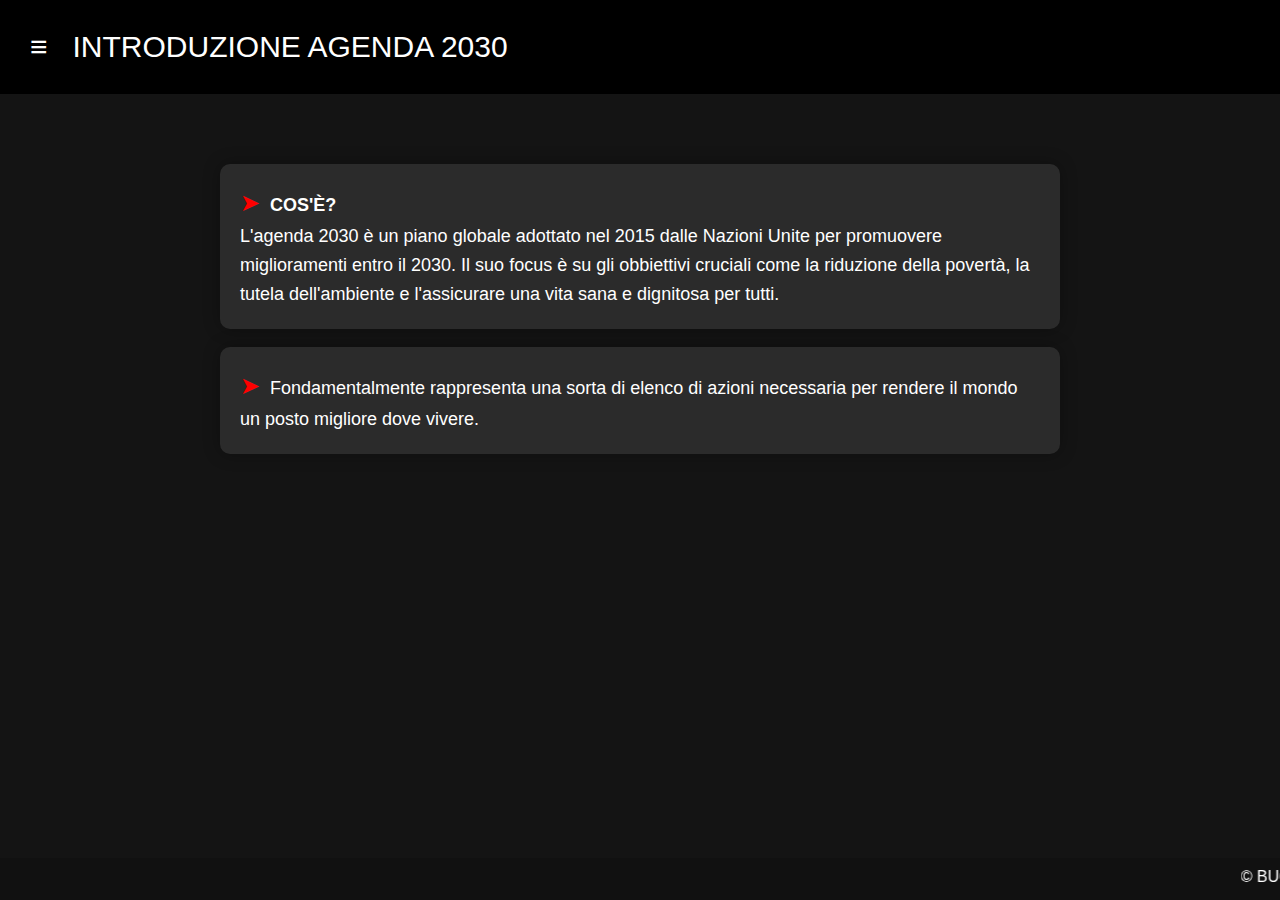
<file: blck/3.html>
<!DOCTYPE html>
<html lang="en">

<head>
  <meta charset="UTF-8">
  <meta name="viewport" content="width=device-width, initial-scale=1.0">
  <style>
   

    body {
      font-family: 'Helvetica Neue', sans-serif;
      margin: 0;
      padding: 0;
      background-color: #141414;
      color: #fff;
    }

    header {
      background-color: #000;
      padding: 20px;
      text-align: left;
    }

    header h1 {
      margin: 0;
      font-size: 2em;
    }

    .menu {
      cursor: pointer;
      font-size: 30px;
      padding: 10px;
    }

    .container {
      max-width: 720px;
      margin: 0 auto;
      padding: 20px;
      display: flex;
      flex-wrap: wrap;
      gap: 20px;
    }

    .main-content {
      visibility: hidden;
      opacity: 0;
      transition: visibility 0s, opacity 0.3s ease;
      position: absolute;
      top: 60px;
      left: 10px;
      background-color: transparent;
      padding: 20px;
      z-index: 1;
    }

    .main-content.active {
      visibility: visible;
      opacity: 1;
    }

    .movie-card {
      background-color: black;
      border-radius: 10px;
      overflow: hidden;
      transition: transform 0.3s ease;
      cursor: pointer;
      width: 150px;
    }

    .movie-card:hover {
      transform: scale(1.05);
    }

    .movie-card img {
      width: 100%;
      height: auto;
      border-bottom: 2px solid #e50914;
    }

    .movie-details {
      padding: 10px;
    }

    h3,
    p {
      margin: 0;
    }

    #info-container {
      margin-top: 70px; 
    }
    

    p {
      font-size: 18px;
      line-height: 1.6;
      max-width: 800px;
      margin: 0 auto;
      padding: 20px;
      background-color: rgba(255, 255, 255, 0.1);
      border-radius: 10px;
      box-shadow: 0 0 17px rgba(0, 0, 0, 0.3);
    }

    p::before {
      content: '➤';
      color: #ff0000;
      font-size: 24px;
      margin-right: 10px;
    }

    footer {
      background-color: #111;
      padding: 10px;
      text-align: center;
      position: fixed;
      bottom: 0;
      width: 100%;
    }
  </style>
  <link rel='website icon' type="png " href="download.png">
  <title>INTRODUZIONE AGENDA 2030 </title>
</head>
<body>
  <header>
    
    <div class="menu" onclick="toggleDropdown()">
      ≡ &nbsp  INTRODUZIONE AGENDA 2030
    </div>
  </header>

  <div class="container main-content">
    <div class="movie-card" onclick="navigateToPage('index.html')">
      <img src="home.jpeg" alt="error 1">
      <div class="movie-details">
        <h3>Home  </h3>
       
      </div>
    </div>
    <div class="movie-card" onclick="navigateToPage('4.html')">
      <img src=bkch.png alt="error 2">
      <div class="movie-details">
        <h4>BLOCKCHAIN</h4>  
      </div>
    </div>
    <div class="movie-card" onclick="navigateToPage('5.html')">
      <img src=SDG-icon-IT--07.svg alt="error 2">
      <div class="movie-details">
        <h4>AG.2030</h4>
      </div>
    </div>
    <div class="movie-card" onclick="navigateToPage('6.html')">
      <img src=SDG-icon-IT--13.svg alt="error 2">
      <div class="movie-details">
        <h4>AG.2030 </h4>
      </div>
      </div>
      <div class="movie-card" onclick="navigateToPage('7.html')">
        <img src=clcmp.jpeg alt="error 2">
        <div class="movie-details">
          <h4>Cloud computing </h4>
        </div>
      </div>
    <div class="movie-card" onclick="navigateToPage('8.html')">
    <img src=aaa.png alt="error 2">
    <div class="movie-details">
      <h4> Server Farm </h4>
    </div>
    </div>
    <div class="movie-card" onclick="navigateToPage('9.html')">
    <img src=spcm.webp alt="error 2">
    <div class="movie-details">
      <h4> Super-computer </h4>
    </div>
  </div>
    <
      <div class="movie-card" onclick="navigateToPage('10.html')">
      <img src=Reti-informatiche-concept-800x469.webp alt="error 2">
      <div class="movie-details">
        <h4>RETE/NETWORK </h4>
      </div>
    </div>
      <div class="movie-card" onclick="navigateToPage('12.html')">
        <img src=Reti-informatiche-concept-800x469.webp alt="error 2">
        <div class="movie-details">
          <h4>RIFLESSIONI </h4>
        </div>
        </div>
      
  </div>
  <div id="info-container">
  </div>
  <p><strong>COS'È?</strong> <br> L'agenda 2030 è un piano globale adottato nel 2015 dalle Nazioni Unite  per promuovere miglioramenti entro il 2030. Il suo focus è su gli obbiettivi cruciali come la riduzione della povertà, la tutela dell'ambiente e l'assicurare una vita sana e dignitosa per tutti. </p>
  <br>
  <p>Fondamentalmente rappresenta una sorta di elenco di azioni necessaria per rendere il mondo un posto migliore dove vivere.
  </p>
  
  <footer>
    <marquee>&copy; BUCIGNO-D'AVINO-BRUGIATI</marquee>
  </footer>
  <script>
    function toggleDropdown() {
      var dropdown = document.querySelector('.main-content');
      dropdown.classList.toggle("active");
    }

    function navigateToPage(page) {
      window.location.href = page;
    }
  </script>
</body>
</html>
</file>
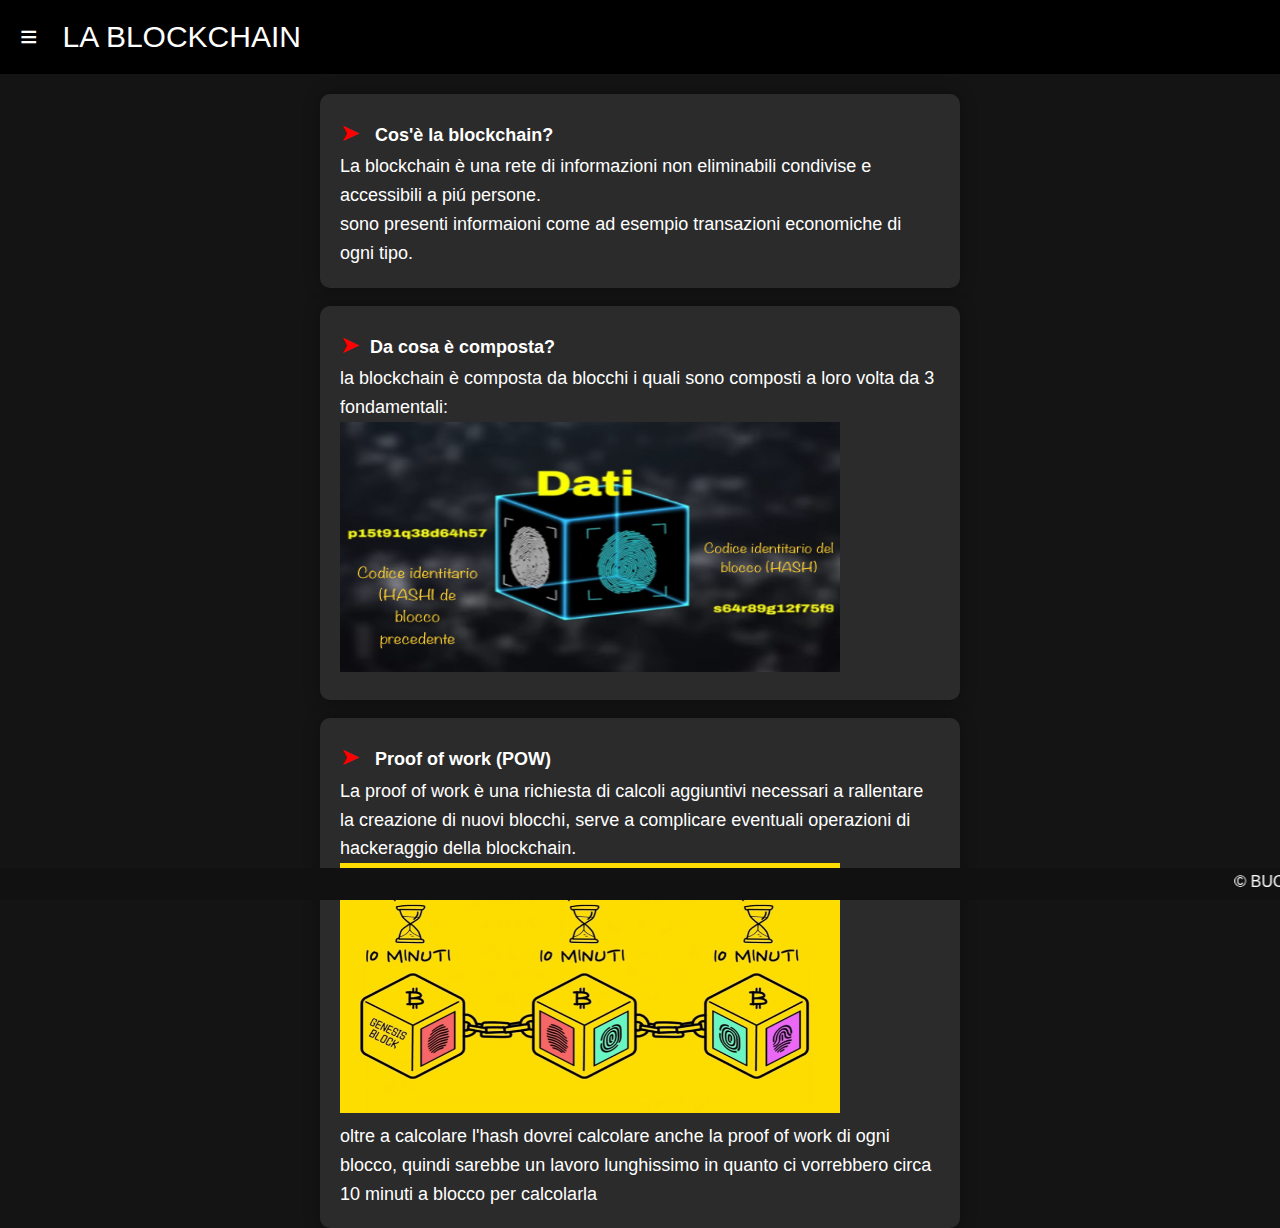
<file: blck/4.html>
<!DOCTYPE html>
<html lang="en">

<head>
  <title>La blockchain</title>
  <meta charset="UTF-8">
  <meta name="viewport" content="width=device-width, initial-scale=1.0">
  <style>
    body {
      font-family: 'Helvetica Neue', sans-serif;
      margin: 0;
      padding: 0;
      background-color: #141414;
      color: #fff;
    }

    header {
      background-color: #000;
      padding: 10px;
      text-align: left;
    }

    header h1 {
      margin: 0;
      font-size: 2em;
    }

    .menu {
      cursor: pointer;
      font-size: 30px;
      padding: 10px;
    }

    .container {
      max-width: 720px;
      margin: 0 auto;
      padding: 20px;
      display: flex;
      flex-wrap: wrap;
      gap: 20px;
    }

    .main-content {
      visibility: hidden;
      opacity: 0;
      transition: visibility 0s, opacity 0.3s ease;
      position: absolute;
      top: 100px;
      left: 10px;
      background-color: transparent;
      padding: 20px;
      z-index: 1;
    }

    .main-content.active {
      visibility: visible;
      opacity: 1;
    }

    .movie-card {
      background-color: black;
      border-radius: 10px;
      overflow: hidden;
      transition: transform 0.3s ease;
      cursor: pointer;
      width: 150px;
    }

    .movie-card:hover {
      transform: scale(1.05);
    }

    .movie-card img {
      width: 100%;
      height: auto;
      border-bottom: 2px solid #e50914;
    }

    .movie-details {
      padding: 10px;
    }

    h3,
 

    p {
      margin: 0;
    }

    #info-container {
      margin-top: 20px; 
    }

    p {
      
      font-size: 18px;
      line-height: 1.6;
      max-width: 600px;
      margin: 0 auto;
      padding: 20px;
      background-color: rgba(255, 255, 255, 0.1);
      border-radius: 10px;
      box-shadow: 0 0 17px rgba(0, 0, 0, 0.3);
    }

    p::before {
      content: '➤';
      color: #ff0000;
      font-size: 24px;
      margin-right: 10px;
    }

    footer {
      background-color: #111;
      padding:5px;
      text-align: center;
      position: fixed;
      bottom: 0;
      width: 100%;
    }
  </style>
  <link rel='website icon' type="png " href="bkch.png">
  <title>LA BLOCKCHAIN </title>
</head>
<body>
  <header>
    <div class="menu" onclick="toggleDropdown()">
      ≡ &nbsp LA BLOCKCHAIN
    </div>
  </header>

  <div class="container main-content">
    <div class="movie-card" onclick="navigateToPage('index.html')">
      <img src="home.jpeg" alt="error 1">
      <div class="movie-details">
        <h3>Home  </h3>
      </div>
    </div>
    <div class="movie-card" onclick="navigateToPage('3.html')">
      <img src=download.png alt="error 2">
      <div class="movie-details">
        <h4> Agenda 2030</h4>  
      </div>
    </div>
    <div class="movie-card" onclick="navigateToPage('5.html')">
      <img src=SDG-icon-IT--07.svg alt="error 2">
      <div class="movie-details">
        <h4>Aritolo 7</h4>
      </div>
    </div>
    <div class="movie-card" onclick="navigateToPage('6.html')">
      <img src=SDG-icon-IT--13.svg alt="error 2">
      <div class="movie-details">
        <h4>Aritcolo 13 </h4>
      </div>
      </div>
      <div class="movie-card" onclick="navigateToPage('7.html')">
        <img src=clcmp.jpeg alt="error 2">
        <div class="movie-details">
          <h4>Cloud computing </h4>
        </div>
      </div>
    <div class="movie-card" onclick="navigateToPage('8.html')">
    <img src=aaa.png alt="error 2">
    <div class="movie-details">
      <h4> Server Farm </h4>
    </div>
    </div>
    <div class="movie-card" onclick="navigateToPage('9.html')">
    <img src=spcm.webp alt="error 2">
    <div class="movie-details">
      <h4> Super-computer </h4>
    </div>
  </div>
    <div class="movie-card" onclick="navigateToPage('10.html')">
      <img src=Reti-informatiche-concept-800x469.webp alt="error 2">
      <div class="movie-details">
        <h4>RETE/NETWORK </h4>
      </div>
    </div>
    <div class="movie-card" onclick="navigateToPage('11.html')">
      <img src=2.png alt="error 2">
      <div class="movie-details">
        <h4>Consumo delle blockchain</h4>
      </div>
    </div>
    <div class="movie-card" onclick="navigateToPage('12.html')">
      <img src=Reti-informatiche-concept-800x469.webp alt="error 2">
      <div class="movie-details">
        <h4>RIFLESSIONI </h4>
      </div>
      </div>
  </div>
  <div id="info-container">
  </div>
 
  <p>
  <STRONG>Cos'è la blockchain?</STRONG><br>
   La blockchain è una rete di informazioni non eliminabili condivise e accessibili a piú persone.<br>
    sono presenti informaioni come ad esempio transazioni economiche di ogni tipo. 
    
  </p><br>
  <p><strong>Da cosa è composta?</strong><br>
  la blockchain è composta da blocchi i quali sono composti a loro volta da 3 fondamentali: <br>
  <img src="Foto.jpeg" style="width: 500px;height:250px;"></p>
  <br>
  <p>
    <strong>Proof of work (POW)</strong><br>
  La proof of work è una richiesta di calcoli aggiuntivi necessari a rallentare la creazione di nuovi blocchi, serve a complicare eventuali operazioni di hackeraggio della blockchain.<br>
    <img src="Pow.jpeg" style="width: 500px;height:250px;"><br>
  oltre a calcolare l'hash dovrei
  calcolare anche la proof of work di ogni blocco, quindi sarebbe un lavoro lunghissimo in quanto ci vorrebbero circa 10 minuti a blocco per calcolarla</p>
  
  <footer>
    <marquee>&copy; BUCIGNO-D'AVINO-BRUGIATI</marquee>
  </footer>
  <script>
    function toggleDropdown() {
      var dropdown = document.querySelector('.main-content');
      dropdown.classList.toggle("active");
    }

    function navigateToPage(page) {
      window.location.href = page;
    }
  </script>
</body>
</html>
</file>
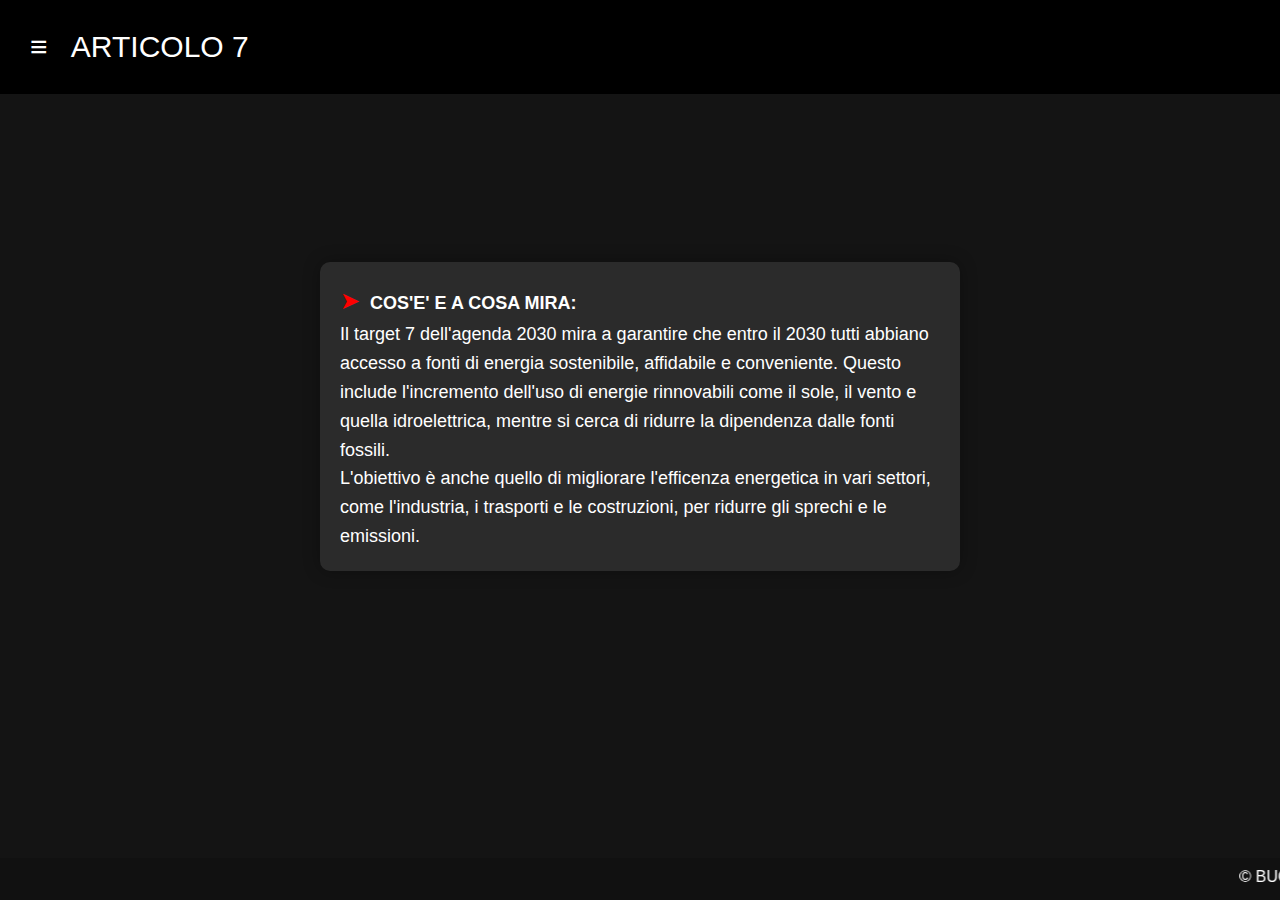
<file: blck/5.html>
<!DOCTYPE html>
<html lang="en">

<head>
  <meta charset="UTF-8">
  <meta name="viewport" content="width=device-width, initial-scale=1.0">
  <style>
    body {
      font-family: 'Helvetica Neue', sans-serif;
      margin: 0;
      padding: 0;
      background-color: #141414;
      color: #fff;
    }

    header {
      background-color: #000;
      padding: 20px;
      text-align: left;
    }

    header h1 {
      margin: 0;
      font-size: 2em;
    }

    .menu {
      cursor: pointer;
      font-size: 30px;
      padding: 10px;
    }

    .container {
      max-width: 720px;
      margin: 0 auto;
      padding: 20px;
      display: flex;
      flex-wrap: wrap;
      gap: 20px;
    }

    .main-content {
      visibility: hidden;
      opacity: 0;
      transition: visibility 0s, opacity 0.3s ease;
      position: absolute;
      top: 60px;
      left: 10px;
      background-color: transparent;
      padding: 20px;
      z-index: 1;
    }

    .main-content.active {
      visibility: visible;
      opacity: 1;
    }

    .movie-card {
      background-color: black;
      border-radius: 10px;
      overflow: hidden;
      transition: transform 0.3s ease;
      cursor: pointer;
      width: 150px;
    }

    .movie-card:hover {
      transform: scale(1.05);
    }

    .movie-card img {
      width: 100%;
      height: auto;
      border-bottom: 2px solid #e50914;
    }

    .movie-details {
      padding: 10px;
    }

    h3,
    p {
      margin: 0;
    }

    #info-container {
      margin-top: 150px; 
    }

    p {
      font-size: 18px;
      line-height: 1.6;
      max-width: 600px;
      margin: 0 auto;
      padding: 20px;
      background-color: rgba(255, 255, 255, 0.1);
      border-radius: 10px;
      box-shadow: 0 0 17px rgba(0, 0, 0, 0.3);
    }

    p::before {
      content: '➤';
      color: #ff0000;
      font-size: 24px;
      margin-right: 10px;
    }

    footer {
      background-color: #111;
      padding: 10px;
      text-align: center;
      position: fixed;
      bottom: 0;
      width: 100%;
    }
  </style>
  <link rel='website icon' type="png " href="SDG-icon-IT--13.svg">
  <title>ARTICOLO 7 </title>
</head>
<body>
  <header>
    <div class="menu" onclick="toggleDropdown()">
      ≡ &nbsp ARTICOLO 7
    </div>
  </header>

  <div class="container main-content">
    <div class="movie-card" onclick="navigateToPage('index.html')">
      <img src="home.jpeg" alt="error 1">
      <div class="movie-details">
        <h3>Home  </h3>
      </div>
    </div>
    <div class="movie-card" onclick="navigateToPage('3.html')">
      <img src=download.png alt="error 2">
      <div class="movie-details">
        <h4> Agenda 2030</h4>  
      </div>
    </div>
    <div class="movie-card" onclick="navigateToPage('4.html')">
      <img src=bkch.png alt="error 2">
      <div class="movie-details">
        <h4>La blockchain</h4>
      </div>
    </div>
    <div class="movie-card" onclick="navigateToPage('6.html')">
      <img src=SDG-icon-IT--13.svg alt="error 2">
      <div class="movie-details">
        <h4>Aritcolo 13 </h4>
      </div>
      </div>
      <div class="movie-card" onclick="navigateToPage('7.html')">
        <img src=clcmp.jpeg alt="error 2">
        <div class="movie-details">
          <h4>Cloud computing </h4>
        </div>
      </div>
    <div class="movie-card" onclick="navigateToPage('8.html')">
    <img src=aaa.png alt="error 2">
    <div class="movie-details">
      <h4> Server Farm </h4>
    </div>
    </div>
    <div class="movie-card" onclick="navigateToPage('9.html')">
    <img src=spcm.webp alt="error 2">
    <div class="movie-details">
      <h4> Super-computer </h4>
    </div>
  </div>
  <div class="movie-card" onclick="navigateToPage('10.html')">
      <img src=Reti-informatiche-concept-800x469.webp alt="error 2">
      <div class="movie-details">
        <h4>RETE/NETWORK </h4>
      </div>
    </div>
    <div class="movie-card" onclick="navigateToPage('11.html')">
      <img src=2.png alt="error 2">
      <div class="movie-details">
        <h4>Consumo delle blockchain</h4>
      </div>
    </div>
    <div class="movie-card" onclick="navigateToPage('12.html')">
      <img src=Reti-informatiche-concept-800x469.webp alt="error 2">
      <div class="movie-details">
        <h4>RIFLESSIONI </h4>
      </div>
      </div>
  </div>
  <div id="info-container">
  </div>
  <br>
  <p><strong>COS'E' E A COSA MIRA: </strong><br>Il target 7 dell'agenda 2030 mira a garantire che entro il 2030 tutti abbiano accesso a fonti di energia sostenibile, affidabile e conveniente. Questo include l'incremento dell'uso di energie rinnovabili come il sole, il vento e quella idroelettrica, mentre si cerca di ridurre la dipendenza dalle fonti fossili.<br>
  L'obiettivo è anche quello di migliorare l'efficenza energetica in vari settori, come l'industria, i trasporti e le costruzioni, per ridurre gli sprechi e le emissioni.</p>
  </div>
  <footer>
    <marquee>&copy; BUCIGNO-D'AVINO-BRUGIATI</marquee>
  </footer>
  <script>
    function toggleDropdown() {
      var dropdown = document.querySelector('.main-content');
      dropdown.classList.toggle("active");
    }

    function navigateToPage(page) {
      window.location.href = page;
    }
  </script>
</body>
</html>
</file>
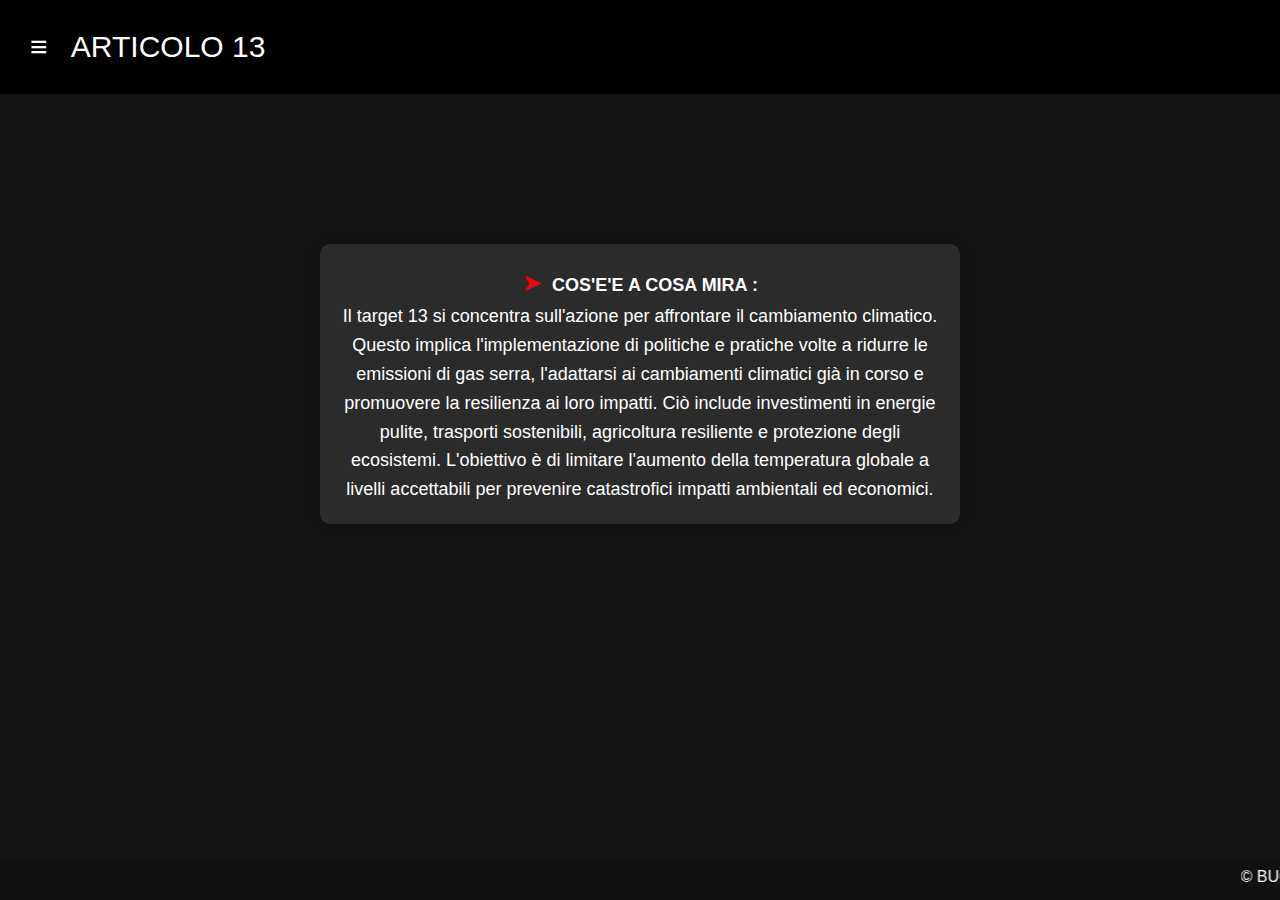
<file: blck/6.html>
<!DOCTYPE html>
<html lang="en">

<head>
  <meta charset="UTF-8">
  <meta name="viewport" content="width=device-width, initial-scale=1.0">
  <style>
    body {
      font-family: 'Helvetica Neue', sans-serif;
      margin: 0;
      padding: 0;
      background-color: #141414;
      color: #fff;
    }

    header {
      background-color: #000;
      padding: 20px;
      text-align: left;
    }

    header h1 {
      margin: 0;
      font-size: 2em;
    }

    .menu {
      cursor: pointer;
      font-size: 30px;
      padding: 10px;
    }

    .container {
      max-width: 720px;
      margin: 0 auto;
      padding: 20px;
      display: flex;
      flex-wrap: wrap;
      gap: 20px;
    }

    .main-content {
      visibility: hidden;
      opacity: 0;
      transition: visibility 0s, opacity 0.3s ease;
      position: absolute;
      top: 60px;
      left: 10px;
      background-color: transparent;
      padding: 20px;
      z-index: 1;
    }

    .main-content.active {
      visibility: visible;
      opacity: 1;
    }

    .movie-card {
      background-color: black;
      border-radius: 10px;
      overflow: hidden;
      transition: transform 0.3s ease;
      cursor: pointer;
      width: 150px;
    }

    .movie-card:hover {
      transform: scale(1.05);
    }

    .movie-card img {
      width: 100%;
      height: auto;
      border-bottom: 2px solid #e50914;
    }

    .movie-details {
      padding: 10px;
    }

    h3,
    p {
      margin: 0;
    }

    #info-container {
      margin-top: 150px; 
    }

    p {
      text-align: center;
      font-size: 18px;
      line-height: 1.6;
      max-width: 600px;
      margin: 0 auto;
      padding: 20px;
      background-color: rgba(255, 255, 255, 0.1);
      border-radius: 10px;
      box-shadow: 0 0 17px rgba(0, 0, 0, 0.3);
    }

    p::before {
      content: '➤';
      color: #ff0000;
      font-size: 24px;
      margin-right: 10px;
    }

    footer {
      background-color: #111;
      padding: 10px;
      text-align: center;
      position: fixed;
      bottom: 0;
      width: 100%;
    }
  </style>
  <link rel='website icon' type="png " href="SDG-icon-IT--13.svg">
  <title>ARTICOLO 13 </title>
</head>
<body>
  <header>
    <div class="menu" onclick="toggleDropdown()">
      ≡ &nbsp ARTICOLO 13
    </div>
  </header>

  <div class="container main-content">
    <div class="movie-card" onclick="navigateToPage('index.html')">
      <img src="home.jpeg" alt="error 1">
      <div class="movie-details">
        <h3>Home  </h3>
      </div>
    </div>
    <div class="movie-card" onclick="navigateToPage('3.html')">
      <img src=download.png alt="error 2">
      <div class="movie-details">
        <h4> Agenda 2030</h4>  
      </div>
    </div>
    <div class="movie-card" onclick="navigateToPage('4.html')">
      <img src=bkch.png alt="error 2">
      <div class="movie-details">
        <h4>La blockchain</h4>
      </div>
    </div>
    <div class="movie-card" onclick="navigateToPage('5.html')">
      <img src=SDG-icon-IT--07.svg alt="error 2">
      <div class="movie-details">
        <h4>Aritcolo 7 </h4>
      </div>
      </div>
      <div class="movie-card" onclick="navigateToPage('7.html')">
        <img src=clcmp.jpeg alt="error 2">
        <div class="movie-details">
          <h4>Cloud computing </h4>
        </div>
      </div>
    <div class="movie-card" onclick="navigateToPage('8.html')">
    <img src=aaa.png alt="error 2">
    <div class="movie-details">
      <h4> Server Farm </h4>
    </div>
    </div>
    <div class="movie-card" onclick="navigateToPage('9.html')">
    <img src=spcm.webp alt="error">
    <div class="movie-details">
      <h4> Super-computer </h4>
    </div>
  </div>
   <div class="movie-card" onclick="navigateToPage('10.html')">
      <img src=Reti-informatiche-concept-800x469.webp alt="error 2">
      <div class="movie-details">
        <h4>RETE/NETWORK </h4>
      </div>
     
    </div>
    <div class="movie-card" onclick="navigateToPage('11.html')">
      <img src=2.png alt="error 2">
      <div class="movie-details">
        <h4>Consumo delle blockchain</h4>
      </div>
    </div>
    <div class="movie-card" onclick="navigateToPage('12.html')">
      <img src=Reti-informatiche-concept-800x469.webp alt="error 2">
      <div class="movie-details">
        <h4>RIFLESSIONI </h4>
      </div>
      </div>
  </div>
  <div id="info-container">
  </div>
  <p><strong>COS'E'E A COSA MIRA : </strong><BR>Il target 13 si concentra sull'azione per affrontare il cambiamento climatico. Questo implica l'implementazione di politiche e pratiche volte a ridurre le emissioni di gas serra, l'adattarsi ai cambiamenti climatici già in corso e promuovere la resilienza ai loro impatti. Ciò include investimenti in energie pulite, trasporti sostenibili, agricoltura resiliente e protezione degli ecosistemi. L'obiettivo è di limitare l'aumento della temperatura globale a livelli accettabili per prevenire catastrofici impatti ambientali ed economici.</p>
  
  <footer>
    <marquee>&copy; BUCIGNO-D'AVINO-BRUGIATI</marquee>
  </footer>
  <script>
    function toggleDropdown() {
      var dropdown = document.querySelector('.main-content');
      dropdown.classList.toggle("active");
    }

    function navigateToPage(page) {
      window.location.href = page;
    }
  </script>
</body>
</html>
</file>
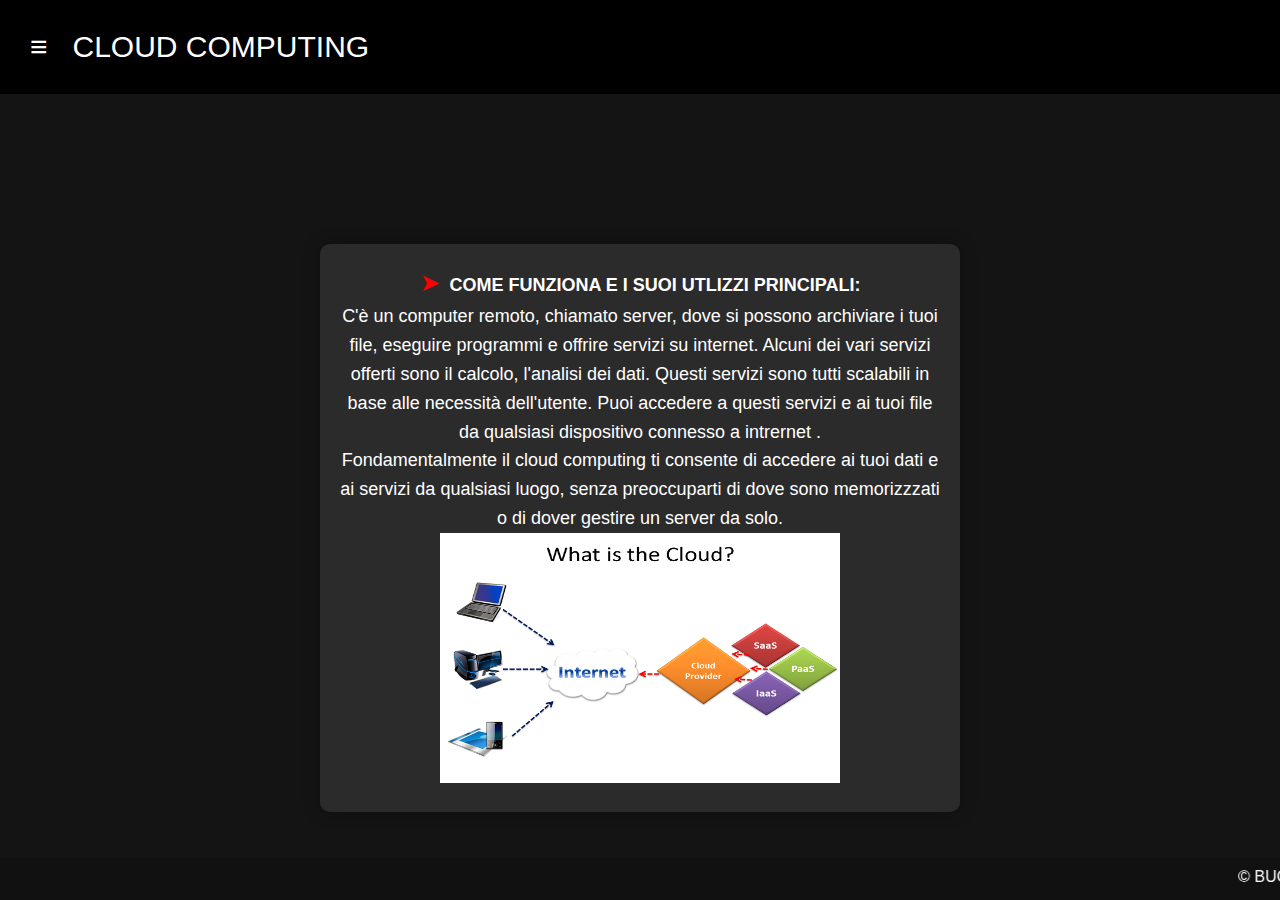
<file: blck/7.html>
<!DOCTYPE html>
<html lang="en">

<head>
  <meta charset="UTF-8">
  <meta name="viewport" content="width=device-width, initial-scale=1.0">
  <style>
    body {
      font-family: 'Helvetica Neue', sans-serif;
      margin: 0;
      padding: 0;
      background-color: #141414;
      color: #fff;
    }

    header {
      background-color: #000;
      padding: 20px;
      text-align: left;
    }

    header h1 {
      margin: 0;
      font-size: 2em;
    }

    .menu {
      cursor: pointer;
      font-size: 30px;
      padding: 10px;
    }

    .container {
      max-width: 720px;
      margin: 0 auto;
      padding: 20px;
      display: flex;
      flex-wrap: wrap;
      gap: 20px;
    }

    .main-content {
      visibility: hidden;
      opacity: 0;
      transition: visibility 0s, opacity 0.3s ease;
      position: absolute;
      top: 60px;
      left: 10px;
      background-color: transparent;
      padding: 20px;
      z-index: 1;
    }

    .main-content.active {
      visibility: visible;
      opacity: 1;
    }

    .movie-card {
      background-color: black;
      border-radius: 10px;
      overflow: hidden;
      transition: transform 0.3s ease;
      cursor: pointer;
      width: 150px;
    }

    .movie-card:hover {
      transform: scale(1.05);
    }

    .movie-card img {
      width: 100%;
      height: auto;
      border-bottom: 2px solid #e50914;
    }

    .movie-details {
      padding: 10px;
    }

    h3,
    p {
      margin: 0;
    }

    #info-container {
      margin-top: 150px; 
    }

    p {
      text-align: center;
      font-size: 18px;
      line-height: 1.6;
      max-width: 600px;
      margin: 0 auto;
      padding: 20px;
      background-color: rgba(255, 255, 255, 0.1);
      border-radius: 10px;
      box-shadow: 0 0 17px rgba(0, 0, 0, 0.3);
    }

    p::before {
      content: '➤';
      color: #ff0000;
      font-size: 24px;
      margin-right: 10px;
    }

    footer {
      background-color: #111;
      padding: 10px;
      text-align: center;
      position: fixed;
      bottom: 0;
      width: 100%;
    }
  </style>
  <link rel='website icon' type="png " href="SDG-icon-IT--13.svg">
  <title> CLOUD COMPUTING </title>
</head>
<body>
  <header>
    <div class="menu" onclick="toggleDropdown()">
      ≡ &nbsp CLOUD COMPUTING
    </div>
  </header>

  <div class="container main-content">
    <div class="movie-card" onclick="navigateToPage('index.html')">
      <img src="home.jpeg" alt="error 1">
      <div class="movie-details">
        <h3>Home  </h3>
      </div>
    </div>
    <div class="movie-card" onclick="navigateToPage('3.html')">
      <img src=download.png alt="error 2">
      <div class="movie-details">
        <h4> Agenda 2030</h4>  
      </div>
    </div>
    <div class="movie-card" onclick="navigateToPage('4.html')">
      <img src=bkch.png alt="error 2">
      <div class="movie-details">
        <h4>La blockchain</h4>
      </div>
    </div>
    <div class="movie-card" onclick="navigateToPage('5.html')">
      <img src=SDG-icon-IT--07.svg alt="error 2">
      <div class="movie-details">
        <h4>Aritcolo 7 </h4>
      </div>
      </div>
      <div class="movie-card" onclick="navigateToPage('6.html')">
        <img src=SDG-icon-IT--13.svg alt="error 2">
        <div class="movie-details">
          <h4>Articolo 13 </h4>
        </div>
      </div>
    <div class="movie-card" onclick="navigateToPage('8.html')">
    <img src=aaa.png alt="error 2">
    <div class="movie-details">
      <h4> Server Farm </h4>
    </div>
    </div>
    <div class="movie-card" onclick="navigateToPage('9.html')">
    <img src=spcm.webp alt="error">
    <div class="movie-details">
      <h4> Super-computer </h4>
    </div>
  </div>
    <div class="movie-card" onclick="navigateToPage('10.html')">
      <img src=Reti-informatiche-concept-800x469.webp alt="error 2">
      <div class="movie-details">
        <h4>RETE/NETWORK </h4>
      </div>
    </div>
    <div class="movie-card" onclick="navigateToPage('11.html')">
      <img src=2.png alt="error 2">
      <div class="movie-details">
        <h4>Consumo delle blockchain</h4>
      </div>
    </div>
    <div class="movie-card" onclick="navigateToPage('12.html')">
      <img src=Reti-informatiche-concept-800x469.webp alt="error 2">
      <div class="movie-details">
        <h4>RIFLESSIONI </h4>
      </div>
      </div>
  </div>
  <div id="info-container">
  </div>
  <p><strong>COME FUNZIONA E I SUOI UTLIZZI PRINCIPALI:</strong> <br>C'è un computer remoto, chiamato server, dove si possono archiviare i tuoi file, eseguire programmi e offrire servizi su internet. Alcuni dei vari servizi offerti sono il calcolo, l'analisi dei dati. Questi servizi sono tutti scalabili in base alle necessità dell'utente. Puoi accedere a questi servizi e ai tuoi file da qualsiasi dispositivo connesso a intrernet . <br>Fondamentalmente il cloud computing ti consente di accedere ai tuoi dati e ai servizi da qualsiasi luogo, senza preoccuparti di dove sono memorizzzati o di dover gestire un server da solo. <br>
  
  <img src="Gg.png" style="width:400px;height: 250px;"></p><br>
  
  <footer>
    <marquee>&copy; BUCIGNO-D'AVINO-BRUGIATI</marquee>
  </footer>
  <script>
    function toggleDropdown() {
      var dropdown = document.querySelector('.main-content');
      dropdown.classList.toggle("active");
    }

    function navigateToPage(page) {
      window.location.href = page;
    }
  </script>
</body>
</html>
</file>
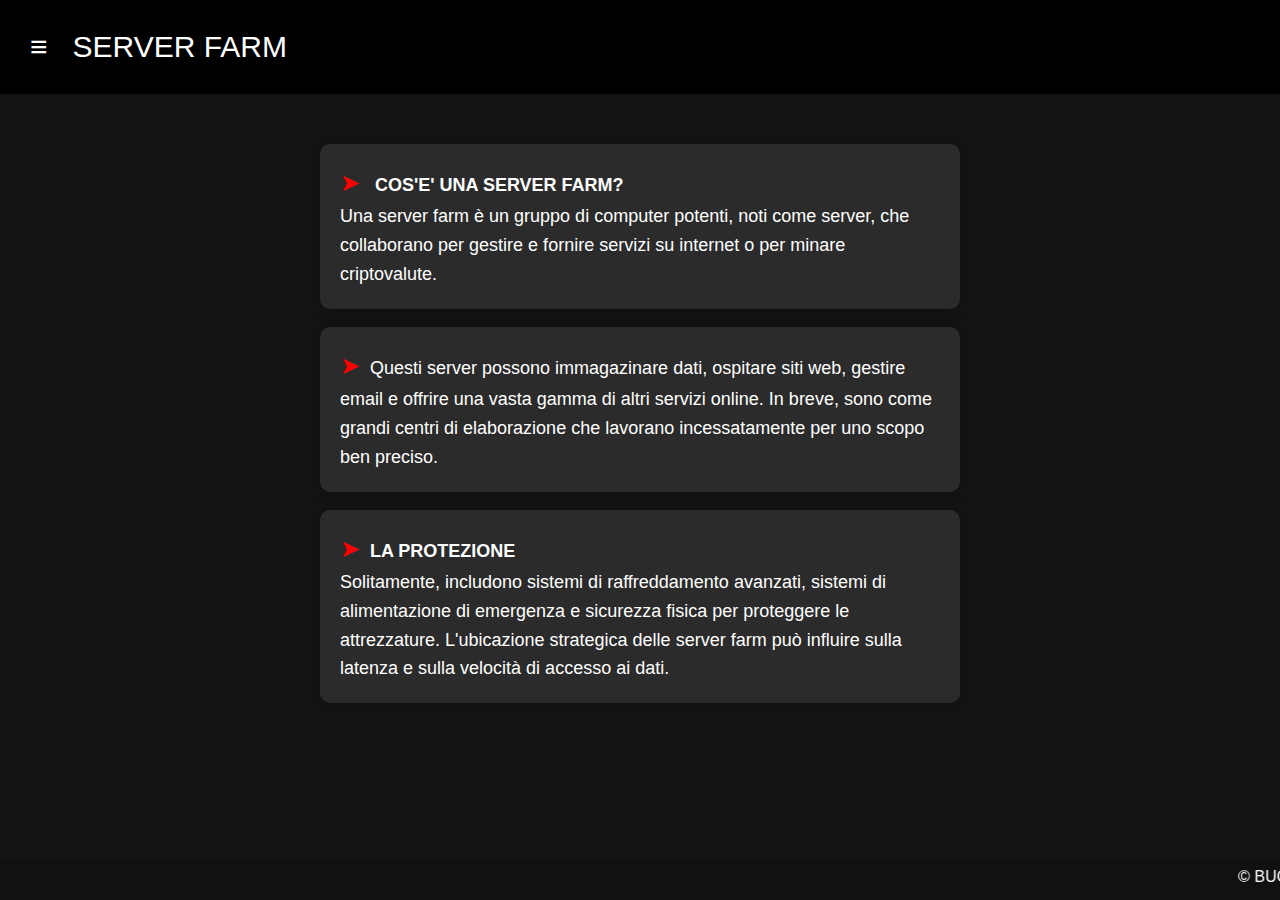
<file: blck/8.html>
<!DOCTYPE html>
<html lang="en">

<head>
  <meta charset="UTF-8">
  <meta name="viewport" content="width=device-width, initial-scale=1.0">
  <style>
    body {
      font-family: 'Helvetica Neue', sans-serif;
      margin: 0;
      padding: 0;
      background-color: #141414;
      color: #fff;
    }

    header {
      background-color: #000;
      padding: 20px;
      text-align: left;
    }

    header h1 {
      margin: 0;
      font-size: 2em;
    }
 
    .menu {
      cursor: pointer;
      font-size: 30px;
      padding: 10px;
    }

    .container {
      max-width: 720px;
      margin: 0 auto;
      padding: 20px;
      display: flex;
      flex-wrap: wrap;
      gap: 20px;
    }

    .main-content {
      visibility: hidden;
      opacity: 0;
      transition: visibility 0s, opacity 0.3s ease;
      position: absolute;
      top: 60px;
      left: 10px;
      background-color: transparent;
      padding: 20px;
      z-index: 1;
    }
    .main-content.active {
      visibility: visible;
      opacity: 1;
    }

    .movie-card {
      background-color: black;
      border-radius: 10px;
      overflow: hidden;
      transition: transform 0.3s ease;
      cursor: pointer;
      width: 150px;
    }

    .movie-card:hover {
      transform: scale(1.05);
    }

    .movie-card img {
      width: 100%;
      height: auto;
      border-bottom: 2px solid #e50914;
    }

    .movie-details {
      padding: 10px;
    }

    h3,
    p {
      margin: 0;
    }

    #info-container {
      margin-top: 50px; 
    }

    p {
      font-size: 18px;
      line-height: 1.6;
      max-width: 600px;
      margin: 0 auto;
      padding: 20px;
      background-color: rgba(255, 255, 255, 0.1);
      border-radius: 10px;
      box-shadow: 0 0 17px rgba(0, 0, 0, 0.3);
    }

    p::before {
      content: '➤';
      color: #ff0000;
      font-size: 24px;
      margin-right: 10px;
    }

    footer {
      background-color: #111;
      padding: 10px;
      text-align: center;
      position: fixed;
      bottom: 0;
      width: 100%;
    }
  </style>
  <link rel='website icon' type="png " href="aaa.avif">
  <title> SERVER FARM </title>
</head>
<body>
  <header>
    
    <div class="menu" onclick="toggleDropdown()">
      ≡ &nbsp SERVER FARM
    </div>
  </header>

  <div class="container main-content">
    <div class="movie-card" onclick="navigateToPage('index.html')">
      <img src="home.jpeg" alt="error 1">
      <div class="movie-details">
        <h3>Home  </h3>
      </div>
    </div>
    <div class="movie-card" onclick="navigateToPage('3.html')">
      <img src=download.png alt="error 2">
      <div class="movie-details">
        <h4> Agenda 2030</h4>  
      </div>
    </div>
    <div class="movie-card" onclick="navigateToPage('4.html')">
      <img src=bkch.png alt="error 2">
      <div class="movie-details">
        <h4>La blockchain</h4>
      </div>
    </div>
    <div class="movie-card" onclick="navigateToPage('movie2.html')">
      <img src=SDG-icon-IT--07.svg alt="error 2">
      <div class="movie-details">
        <h4>Aritcolo 7 </h4>
      </div>
      </div>
      <div class="movie-card" onclick="navigateToPage('6.html')">
        <img src=SDG-icon-IT--13.svg alt="error 2">
        <div class="movie-details">
          <h4>Articlo 13 </h4>
        </div>
      </div>
    <div class="movie-card" onclick="navigateToPage('8.html')">
    <img src=clcmp.jpeg alt="error 2">
    <div class="movie-details">
      <h4> Cloud computing </h4>
    </div>
    </div>
    <div class="movie-card" onclick="navigateToPage('9.html')">
    <img src=spcm.webp alt="error">
    <div class="movie-details">
      <h4> Super-computer </h4>
    </div>
  </div>
    <div class="movie-card" onclick="navigateToPage('10.html')">
      <img src=Reti-informatiche-concept-800x469.webp alt="error 2">
      <div class="movie-details">
        <h4>RETE/NETWORK </h4>
      </div>
    </div>
    <div class="movie-card" onclick="navigateToPage('11.html')">
      <img src=2.png alt="error 2">
      <div class="movie-details">
        <h4>Consumo delle blockchain</h4>
      </div>
    </div>
    <div class="movie-card" onclick="navigateToPage('12.html')">
      <img src=Reti-informatiche-concept-800x469.webp alt="error 2">
      <div class="movie-details">
        <h4>RIFLESSIONI </h4>
      </div>
      </div>
  </div>
  <div id="info-container">
  </div>
  <p><strong> COS'E' UNA SERVER FARM?</strong><br>
  Una server farm è un gruppo di computer potenti, noti come server, che collaborano per gestire e fornire servizi su internet o per minare criptovalute.</p>
  <br>
  <p>Questi server possono immagazinare dati, ospitare siti web, gestire email e offrire una vasta gamma di altri servizi online. In breve, sono come grandi centri di elaborazione che lavorano incessatamente per uno scopo ben preciso.</p>
  <br>
  <p><strong>LA PROTEZIONE </strong><br>Solitamente, includono sistemi di raffreddamento avanzati, sistemi di alimentazione di emergenza e sicurezza fisica per proteggere le attrezzature. L'ubicazione strategica delle server farm può influire sulla latenza e sulla velocità di accesso ai dati.</p>
  <footer>
    <marquee>&copy; BUCIGNO-D'AVINO-BRUGIATI</marquee>
  </footer>
  <script>
    function toggleDropdown() {
      var dropdown = document.querySelector('.main-content');
      dropdown.classList.toggle("active");
    }

    function navigateToPage(page) {
      window.location.href = page;
    }
  </script>
</body>
</html>
</file>
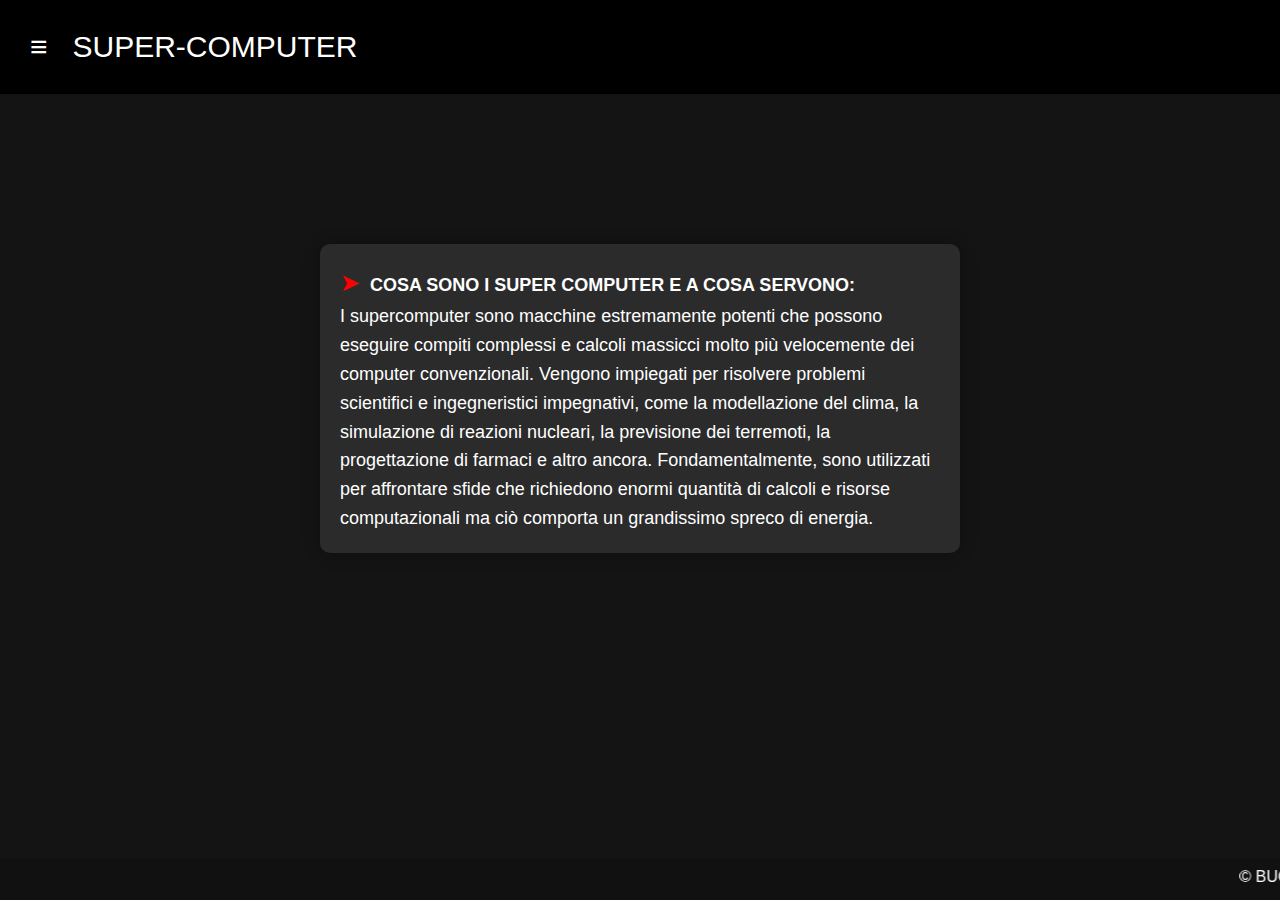
<file: blck/9.html>
<!DOCTYPE html>
<html lang="en">

<head>
  <meta charset="UTF-8">
  <meta name="viewport" content="width=device-width, initial-scale=1.0">
  <style>
    body {
      font-family: 'Helvetica Neue', sans-serif;
      margin: 0;
      padding: 0;
      background-color: #141414;
      color: #fff;
    }

    header {
      background-color: #000;
      padding: 20px;
      text-align: left;
    }

    header h1 {
      margin: 0;
      font-size: 2em;
    }

    .menu {
      cursor: pointer;
      font-size: 30px;
      padding: 10px;
    }

    .container {
      max-width: 720px;
      margin: 0 auto;
      padding: 20px;
      display: flex;
      flex-wrap: wrap;
      gap: 20px;
    }

    .main-content {
      visibility: hidden;
      opacity: 0;
      transition: visibility 0s, opacity 0.3s ease;
      position: absolute;
      top: 60px;
      left: 10px;
      background-color: transparent;
      padding: 20px;
      z-index: 1;
    }

    .main-content.active {
      visibility: visible;
      opacity: 1;
    }

    .movie-card {
      background-color: black;
      border-radius: 10px;
      overflow: hidden;
      transition: transform 0.3s ease;
      cursor: pointer;
      width: 150px;
    }

    .movie-card:hover {
      transform: scale(1.05);
    }

    .movie-card img {
      width: 100%;
      height: auto;
      border-bottom: 2px solid #e50914;
    }

    .movie-details {
      padding: 10px;
    }

    h3,
    p {
      margin: 0;
    }

    #info-container {
      margin-top: 150px; 
    }

    p {
      font-size: 18px;
      line-height: 1.6;
      max-width: 600px;
      margin: 0 auto;
      padding: 20px;
      background-color: rgba(255, 255, 255, 0.1);
      border-radius: 10px;
      box-shadow: 0 0 17px rgba(0, 0, 0, 0.3);
    }

    p::before {
      content: '➤';
      color: #ff0000;
      font-size: 24px;
      margin-right: 10px;
    }

    footer {
      background-color: #111;
      padding: 10px;
      text-align: center;
      position: fixed;
      bottom: 0;
      width: 100%;
    }
  </style>
  <link rel='website icon' type="png " href="spcm.webp">
  <title> SUPER-COMPUTER </title>
</head>
<body>
  <header>
    <div class="menu" onclick="toggleDropdown()">
      ≡ &nbsp SUPER-COMPUTER
    </div>
  </header>

  <div class="container main-content">
    <div class="movie-card" onclick="navigateToPage('index.html')">
      <img src="home.jpeg" alt="error 1">
      <div class="movie-details">
        <h3>Home  </h3>
      </div>
    </div>
    <div class="movie-card" onclick="navigateToPage('3.html')">
      <img src=download.png alt="error 2">
      <div class="movie-details">
        <h4> Agenda 2030</h4>  
      </div>
    </div>
    <div class="movie-card" onclick="navigateToPage('4.html')">
      <img src=bkch.png alt="error 2">
      <div class="movie-details">
        <h4>La blockchain</h4>
      </div>
    </div>
    <div class="movie-card" onclick="navigateToPage('movie2.html')">
      <img src=SDG-icon-IT--07.svg alt="error 2">
      <div class="movie-details">
        <h4>Aritcolo 7 </h4>
      </div>
      </div>
      <div class="movie-card" onclick="navigateToPage('6.html')">
        <img src=SDG-icon-IT--13.svg alt="error 2">
        <div class="movie-details">
          <h4>Articlo 13 </h4>
        </div>
      </div>
    <div class="movie-card" onclick="navigateToPage('8.html')">
    <img src=clcmp.jpeg alt="error 2">
    <div class="movie-details">
      <h4> Cloud computing </h4>
    </div>
    </div>
    <div class="movie-card" onclick="navigateToPage('8.html')">
    <img src=spcm.webp alt="error">
    <div class="movie-details">
      <h4> Server-farm </h4>
    </div>
  </div>
    <div class="movie-card" onclick="navigateToPage('10.html')">
      <img src=Reti-informatiche-concept-800x469.webp alt="error 2">
      <div class="movie-details">
        <h4>RETE/NETWORK </h4>
      </div>
    </div>
    <div class="movie-card" onclick="navigateToPage('11.html')">
      <img src=2.png alt="error 2">
      <div class="movie-details">
        <h4>Consumo delle blockchain</h4>
      </div>
    </div>
    <div class="movie-card" onclick="navigateToPage('12.html')">
      <img src=Reti-informatiche-concept-800x469.webp alt="error 2">
      <div class="movie-details">
        <h4>RIFLESSIONI </h4>
      </div>
      </div>
  </div>
  <div id="info-container">
  </div>
  <p><strong>COSA SONO I SUPER COMPUTER E A COSA SERVONO: </strong><br>
  I supercomputer sono macchine estremamente potenti che possono eseguire compiti complessi e calcoli massicci molto più velocemente dei computer convenzionali. Vengono impiegati per risolvere problemi scientifici e ingegneristici impegnativi, come la modellazione del clima, la simulazione di reazioni nucleari, la previsione dei terremoti, la progettazione di farmaci e altro ancora. Fondamentalmente, sono utilizzati per affrontare sfide che richiedono enormi quantità di calcoli e risorse computazionali ma ciò comporta un grandissimo spreco di energia.</p>
  <footer>
    <marquee>&copy; BUCIGNO-D'AVINO-BRUGIATI</marquee>
  </footer>
  <script>
    function toggleDropdown() {
      var dropdown = document.querySelector('.main-content');
      dropdown.classList.toggle("active");
    }

    function navigateToPage(page) {
      window.location.href = page;
    }
  </script>
</body>
</html>
</file>
<file: style.css>
@import url("https://fonts.googleapis.com/css2?family=Poppins:wght@300;400;500;600&display=swap");

* {
  margin: 0;
  padding: 0;
}

body {
  font-family: "Poppins", sans-serif;
}

html {
  scroll-behavior: smooth;
}

p {
  color: rgb(85, 85, 85);
}



a,
.btn {
  transition: all 300ms ease;
}



nav,
.nav-links {
  display: flex;
}

nav {
  justify-content: space-around;
  align-items: center;
  height: 17vh;
}

.nav-links {
  gap: 2rem;
  list-style: none;
  font-size: 1.5rem;
}

a {
  color: black;
  text-decoration: none;
  text-decoration-color: white;
}

a:hover {
  color: grey;
  text-decoration: underline;
  text-underline-offset: 1rem;
  text-decoration-color: rgb(181, 181, 181);
}

.logo {
  font-size: 2rem;
}

.logo:hover {
  cursor: default;
}



#hamburger-nav {
  display: none;
}

.hamburger-menu {
  position: relative;
  display: inline-block;
}

.hamburger-icon {
  display: flex;
  flex-direction: column;
  justify-content: space-between;
  height: 24px;
  width: 30px;
  cursor: pointer;
}

.hamburger-icon span {
  width: 100%;
  height: 2px;
  background-color: black;
  transition: all 0.3 ease-in-out;
}

.menu-links {
  position: absolute;
  top: 100%;
  right: 0;
  background-color: white;
  width: fit-content;
  max-height: 0;
  overflow: hidden;
  transition: all 0.3 ease-in-out;
}

.menu-links a {
  display: block;
  padding: 10px;
  text-align: center;
  font-size: 1.5rem;
  color: black;
  text-decoration: none;
  transition: all 0.3 ease-in-out;
}

.menu-links li {
  list-style: none;
}

.menu-links.open {
  max-height: 300px;
}

.hamburger-icon.open span:first-child {
  transform: rotate(45deg) translate(10px, 5px);
}

.hamburger-icon.open span:nth-child(2) {
  opacity: 0;
}

.hamburger-icon.open span:last-child {
  transform: rotate(-45deg) translate(10px, -5px);
}

.hamburger-icon span:first-child {
  transform: none;
}

.hamburger-icon span:first-child {
  opacity: 1;
}

.hamburger-icon span:first-child {
  transform: none;
}



section {
  padding-top: 4vh;
  height: 96vh;
  margin: 0 10rem;
  box-sizing: border-box;
  min-height: fit-content;
}

.section-container {
  display: flex;
}



#profile {
  display: flex;
  justify-content: center;
  gap: 5rem;
  height: 80vh;
}

.section__pic-container {
  display: flex;
  height: 400px;
  width: 400px;
  margin: auto 0;
}

.section__text {
  align-self: center;
  text-align: center;
}

.section__text p {
  font-weight: 600;
}

.section__text__p1 {
  text-align: center;
}

.section__text__p2 {
  font-size: 1.75rem;
  margin-bottom: 1rem;
}

.title {
  font-size: 3rem;
  text-align: center;
}

#socials-container {
  display: flex;
  justify-content: center;
  margin-top: 1rem;
  gap: 1rem;
}



.icon {
  cursor: pointer;
  height: 2rem;
}



.btn-container {
  display: flex;
  justify-content: center;
  gap: 1rem;
}

.btn {
  font-weight: 600;
  transition: all 300ms ease;
  padding: 1rem;
  width: 8rem;
  border-radius: 2rem;
}

.btn-color-1,
.btn-color-2 {
  border: rgb(53, 53, 53) 0.1rem solid;
}

.btn-color-1:hover,
.btn-color-2:hover {
  cursor: pointer;
}

.btn-color-1,
.btn-color-2:hover {
  background: rgb(53, 53, 53);
  color: white;
}

.btn-color-1:hover {
  background: rgb(0, 0, 0);
}

.btn-color-2 {
  background: none;
}

.btn-color-2:hover {
  border: rgb(255, 255, 255) 0.1rem solid;
}

.btn-container {
  gap: 1rem;
}


#about {
  position: relative;
}

.about-containers {
  gap: 2rem;
  margin-bottom: 2rem;
  margin-top: 2rem;
}

.about-details-container {
  justify-content: center;
  flex-direction: column;
}

.about-containers,
.about-details-container {
  display: flex;
}

.about-pic {
  border-radius: 2rem;
}

.arrow {
  position: absolute;
  right: -5rem;
  bottom: 2.5rem;
}

.details-container {
  padding: 1.5rem;
  flex: 1;
  background: white;
  border-radius: 2rem;
  border: rgb(53, 53, 53) 0.1rem solid;
  border-color: rgb(163, 163, 163);
  text-align: center;
}

.section-container {
  gap: 4rem;
  height: 80%;
}

.section__pic-container {
  height: 400px;
  width: 400px;
  margin: auto 0;
}



#experience {
  position: relative;
}

.experience-sub-title {
  color: rgb(85, 85, 85);
  font-weight: 600;
  font-size: 1.75rem;
  margin-bottom: 2rem;
}

.experience-details-container {
  display: flex;
  justify-content: center;
  flex-direction: column;
}

.article-container {
  display: flex;
  text-align: initial;
  flex-wrap: wrap;
  flex-direction: row;
  gap: 2.5rem;
  justify-content: space-around;
}

article {
  display: flex;
  width: 10rem;
  justify-content: space-around;
  gap: 0.5rem;
}

article .icon {
  cursor: default;
}



#projects {
  position: relative;
}

.color-container {
  border-color: rgb(163, 163, 163);
  background: rgb(250, 250, 250);
}

.project-img {
  border-radius: 2rem;
  width: 90%;
  height: 90%;
}

.project-title {
  margin: 1rem;
  color: black;
}

.project-btn {
  color: black;
  border-color: rgb(163, 163, 163);
}



#contact {
  display: flex;
  justify-content: center;
  flex-direction: column;
  height: 70vh;
}

.contact-info-upper-container {
  display: flex;
  justify-content: center;
  border-radius: 2rem;
  border: rgb(53, 53, 53) 0.1rem solid;
  border-color: rgb(163, 163, 163);
  background: (250, 250, 250);
  margin: 2rem auto;
  padding: 0.5rem;
}

.contact-info-container {
  display: flex;
  align-items: center;
  justify-content: center;
  gap: 0.5rem;
  margin: 1rem;
}

.contact-info-container p {
  font-size: larger;
}

.contact-icon {
  cursor: default;
}

.email-icon {
  height: 2.5rem;
}

footer {
  height: 26vh;
  margin: 0 1rem;
}

footer p {
  text-align: center;
}
</file>
<file: mediaqueries.css>
@media screen and (max-width: 1400px) {
    #profile {
      height: 83vh;
      margin-bottom: 6rem;
    }
    .about-containers {
      flex-wrap: wrap;
    }
    #contact,
    #projects {
      height: fit-content;
    }
  }
  
  @media screen and (max-width: 1200px) {
    #desktop-nav {
      display: none;
    }
    #hamburger-nav {
      display: flex;
    }
    #experience,
    .experience-details-container {
      margin-top: 2rem;
    }
    #profile,
    .section-container {
      display: block;
    }
    .arrow {
      display: none;
    }
    section,
    .section-container {
      height: fit-content;
    }
    section {
      margin: 0 5%;
    }
    .section__pic-container {
      width: 275px;
      height: 275px;
      margin: 0 auto 2rem;
    }
    .about-containers {
      margin-top: 0;
    }
  }
  
  @media screen and (max-width: 600px) {
    #contact,
    footer {
      height: 40vh;
    }
    #profile {
      height: 83vh;
      margin-bottom: 0;
    }
    article {
      font-size: 1rem;
    }
    footer nav {
      height: fit-content;
      margin-bottom: 2rem;
    }
    .about-containers,
    .contact-info-upper-container,
    .btn-container {
      flex-wrap: wrap;
    }
    .contact-info-container {
      margin: 0;
    }
    .contact-info-container p,
    .nav-links li a {
      font-size: 1rem;
    }
    .experience-sub-title {
      font-size: 1.25rem;
    }
    .logo {
      font-size: 1.5rem;
    }
    .nav-links {
      flex-direction: column;
      gap: 0.5rem;
      text-align: center;
    }
    .section__pic-container {
      width: auto;
      height: 46vw;
      justify-content: center;
    }
    .section__text__p2 {
      font-size: 1.25rem;
    }
    .title {
      font-size: 2rem;
    }
    .text-container {
      text-align: justify;
    }
  }
</file>
<file: calcv2/style.css>
#backButton {
    position: absolute;
    top: 10px;
    left: 10px;
    padding: 10px 20px;
    font-size: 16px;
    background-color: #d72880;
    color: #fff;
    border: none;
    border-radius: 5px;
    cursor: pointer;
}

#backButton:hover {
    background-color: #ff589e;
}

html{
    box-sizing: border-box;
    height: 100%;
}
*,
*::before,
*::after{
    padding: 0;
    margin: 0;
    box-sizing: inherit;

}
body{
    align-items: center;
    background: linear-gradient(320deg, red,white);   
    display: flex;
    font-family: 'Dosis', sans-serif;
    font-display: swap;
    height: inherit;
    justify-content: center;
}

.wrapper{
    backdrop-filter: blur(5.5px);
    -webkit-backdrop-filter: blur(5.5px);
    border-radius: 16px;
    box-shadow: 0 4px 30px rgba(35,35,35,0.1);
    color: #232323;
    backdrop-filter: blur(4px);
    -webkit-backdrop-filter: blur(4px);
    background: rgba(255, 255, 255, 0.30);
    border:1px solid rgba(255, 255, 255, 0.35);
    flex-basis: 400px;
    height: 540px;
    padding: 20px 30px;
}

.screen{
    backdrop-filter: blur(5.5px);
    -webkit-backdrop-filter: blur(5.5px);
    background: rgba(255, 255, 255, 0.75);
    border: 1px solid rgba(255,255,255,0.01);
    border-radius: 16px;
    box-shadow:  0 4px 30px rgba(35,35,35,0.1);
    color: #232323;
    font-size: 35px;
    overflow: auto;
    padding: 20px;
    text-align: right;
    width: 326px;

}
.calc-buttons-row{
    display: flex;
    justify-content: space-between;
    margin: 5% 0;

}
.calc-button{
    backdrop-filter: blur(5.5px);
    -webkit-backdrop-filter: blur(5.5px);
    background: rgba(255, 255, 255, 0.75);
    border: 1px solid rgba(255,255,255,0.01);
    border-radius: 16px;
    box-shadow: 0 4px 30px rgba(35,35,35,0.1) ;
    color: #232323;
    flex-basis: 20%;
    font-family: inherit;
    font-size: 24px;
    height: 65px;
    
}
.calc-button:last-child{
    backdrop-filter: blur(5.5px);
    -webkit-backdrop-filter: blur(5.5px);
    background: rgba(255, 255, 255, 0.75);
    border: 1px solid rgba(255,255,255,0.01);
    border-radius: 16px;
    box-shadow: 0 4px 30px rgba(35,35,35,0.1) ;
    color: #fff; 
    background: #d72880; 
}

.calc-button:last-child:hover{
    background-color: inherit ;
    color: inherit;
}
.calc-button:hover{
    background-color: inherit;
}
.calc-button:ative{
    background-color: #ffef78;

}
.double{
    flex-basis: 45%;
}
.tripple{
    flex-basis: 75%;
}
</file>
